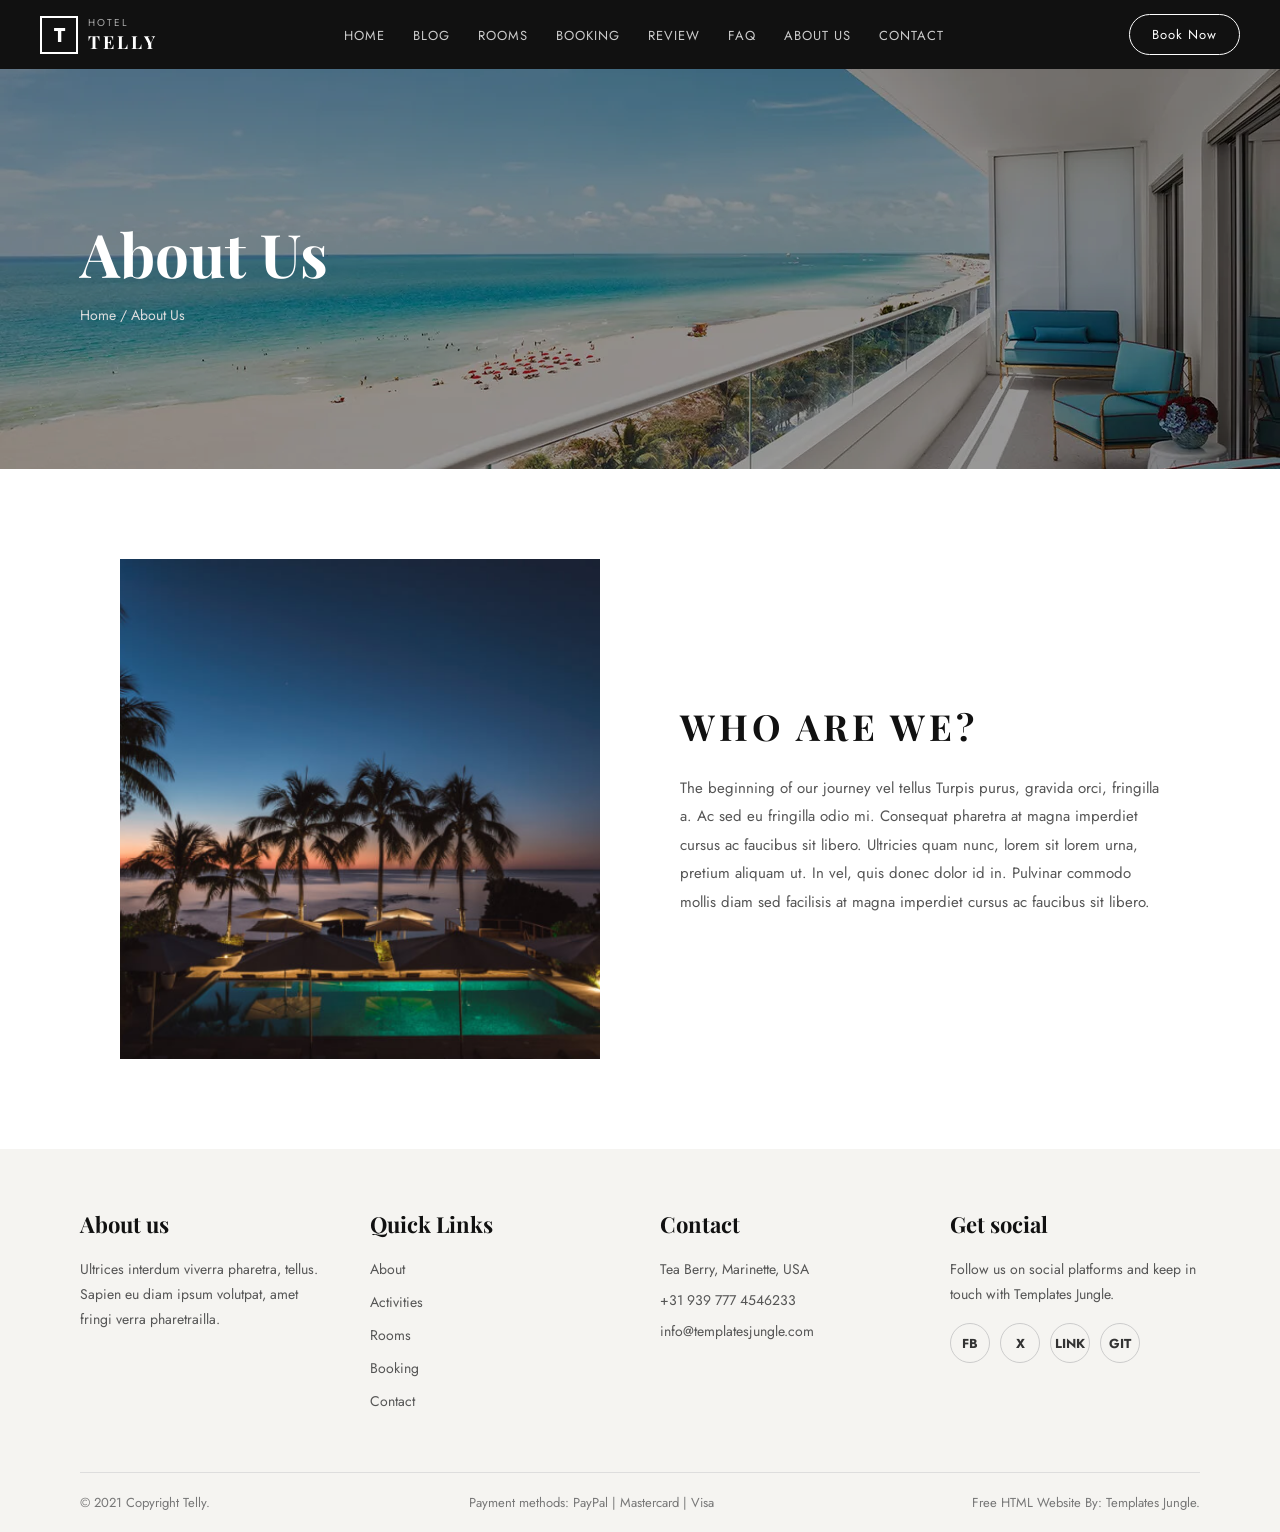
<file: Hotel Telly/about.html>
<!DOCTYPE html>
<html lang="en">
<head>
  <meta charset="UTF-8" />
  <meta name="viewport" content="width=device-width, initial-scale=1.0"/>
  <link rel="icon" href="assests/t.images.png" />
  <title>About Us - Hotel Telly</title>
  <link rel="stylesheet" href="style.css" />
  <link rel="stylesheet" href="about.css" />
  <link href="https://fonts.googleapis.com/css2?family=Playfair+Display:wght@400;700&family=Jost:wght@300;400;500&display=swap" rel="stylesheet"/>
</head>
<body>

  <!-- NAVBAR -->
  <nav class="navbar">
    <div class="logo">
      <span class="logo-box">T</span>
      <div class="logo-text">
        <small>HOTEL</small>
        <strong>TELLY</strong>
      </div>
    </div>
  <ul class="nav-links">
      <li><a href="hotel.html">HOME</a></li>
      <li><a href="blog.html"> BLOG </a></li>
      <li><a href="room.html">ROOMS</a></li>
      <li><a href="booking.html">BOOKING</a></li>
      <li><a href="review.html"> REVIEW </a>  </li>
      <li><a href="faq.html">  FAQ  </a> </li>
      <li><a href="about.html">ABOUT US</a></li>
      <li><a href="contact.html">CONTACT</a></li>
    </ul>
    <a href="booking.html" class="btn-book">Book Now</a>
  </nav>

   <!-- ABOUT HERO -->
  <section class="about-hero">
    <div class="about-hero-overlay"></div>
    <div class="about-hero-content">
      <h1>About Us</h1>
      <p class="breadcrumb">
        <a href="hotel.html">Home</a> / About Us
      </p>
    </div>
  </section>

  <!-- WHO ARE WE SECTION -->
  <section class="who-section">

    <!-- LEFT IMAGE -->
    <div class="who-image">
      
    <img src="assests/about2.png" alt="Who Are We" />
    </div>

    <!-- RIGHT TEXT -->
    <div class="who-content">
      <h2>WHO ARE WE?</h2>
      <p>
        The beginning of our journey vel tellus Turpis purus, gravida orci, fringilla a.
        Ac sed eu fringilla odio mi. Consequat pharetra at magna imperdiet cursus ac faucibus
        sit libero. Ultricies quam nunc, lorem sit lorem urna, pretium aliquam ut. In vel,
        quis donec dolor id in. Pulvinar commodo mollis diam sed facilisis at magna imperdiet
        cursus ac faucibus sit libero.
      </p>
    </div>

  </section>



  <footer class="footer">
    <div class="footer-grid">
      <div class="footer-col">
        <h3>About us</h3>
        <p>Ultrices interdum viverra pharetra, tellus. Sapien eu diam ipsum volutpat, amet fringi verra pharetrailla.</p>
      </div>
      <div class="footer-col">
        <h3>Quick Links</h3>
        <ul>
          <li><a href="about.html">About</a></li>
          <li><a href="services.html">Activities</a></li>
          <li><a href="room.html">Rooms</a></li>
          <li><a href="booking.html">Booking</a></li>
          <li><a href="#">Contact</a></li>
        </ul>
      </div>

      <div class="footer-col">
        <h3>Contact</h3>
        <p>Tea Berry, Marinette, USA</p>
        <p>+31 939 777 4546233</p>
        <p>info@templatesjungle.com</p>
      </div>
      <div class="footer-col">
        
        <h3>Get social</h3>
        <p>Follow us on social platforms and keep in touch with Templates Jungle.</p>
        <div class="social-icons">
               <a href="https://www.facebook.com/parviz.hakimi1"> FB </a> 
          <a href="https://x.com/parvizhakimi?s=11"> X </a>
          <a href="https://pk.linkedin.com/in/parviz-hakimi-487587390"> LINK </a> 
          <a href="https://github.com/parvizhakimi"> GIT </a>
        </div>
      </div>
    </div>
    <div class="footer-bottom">
      <p>© 2021 Copyright Telly.</p>
      <p>Payment methods: PayPal | Mastercard | Visa</p>
      <p>Free HTML Website By: Templates Jungle.</p>
    </div>
  </footer>

</body>
</html>
</file>
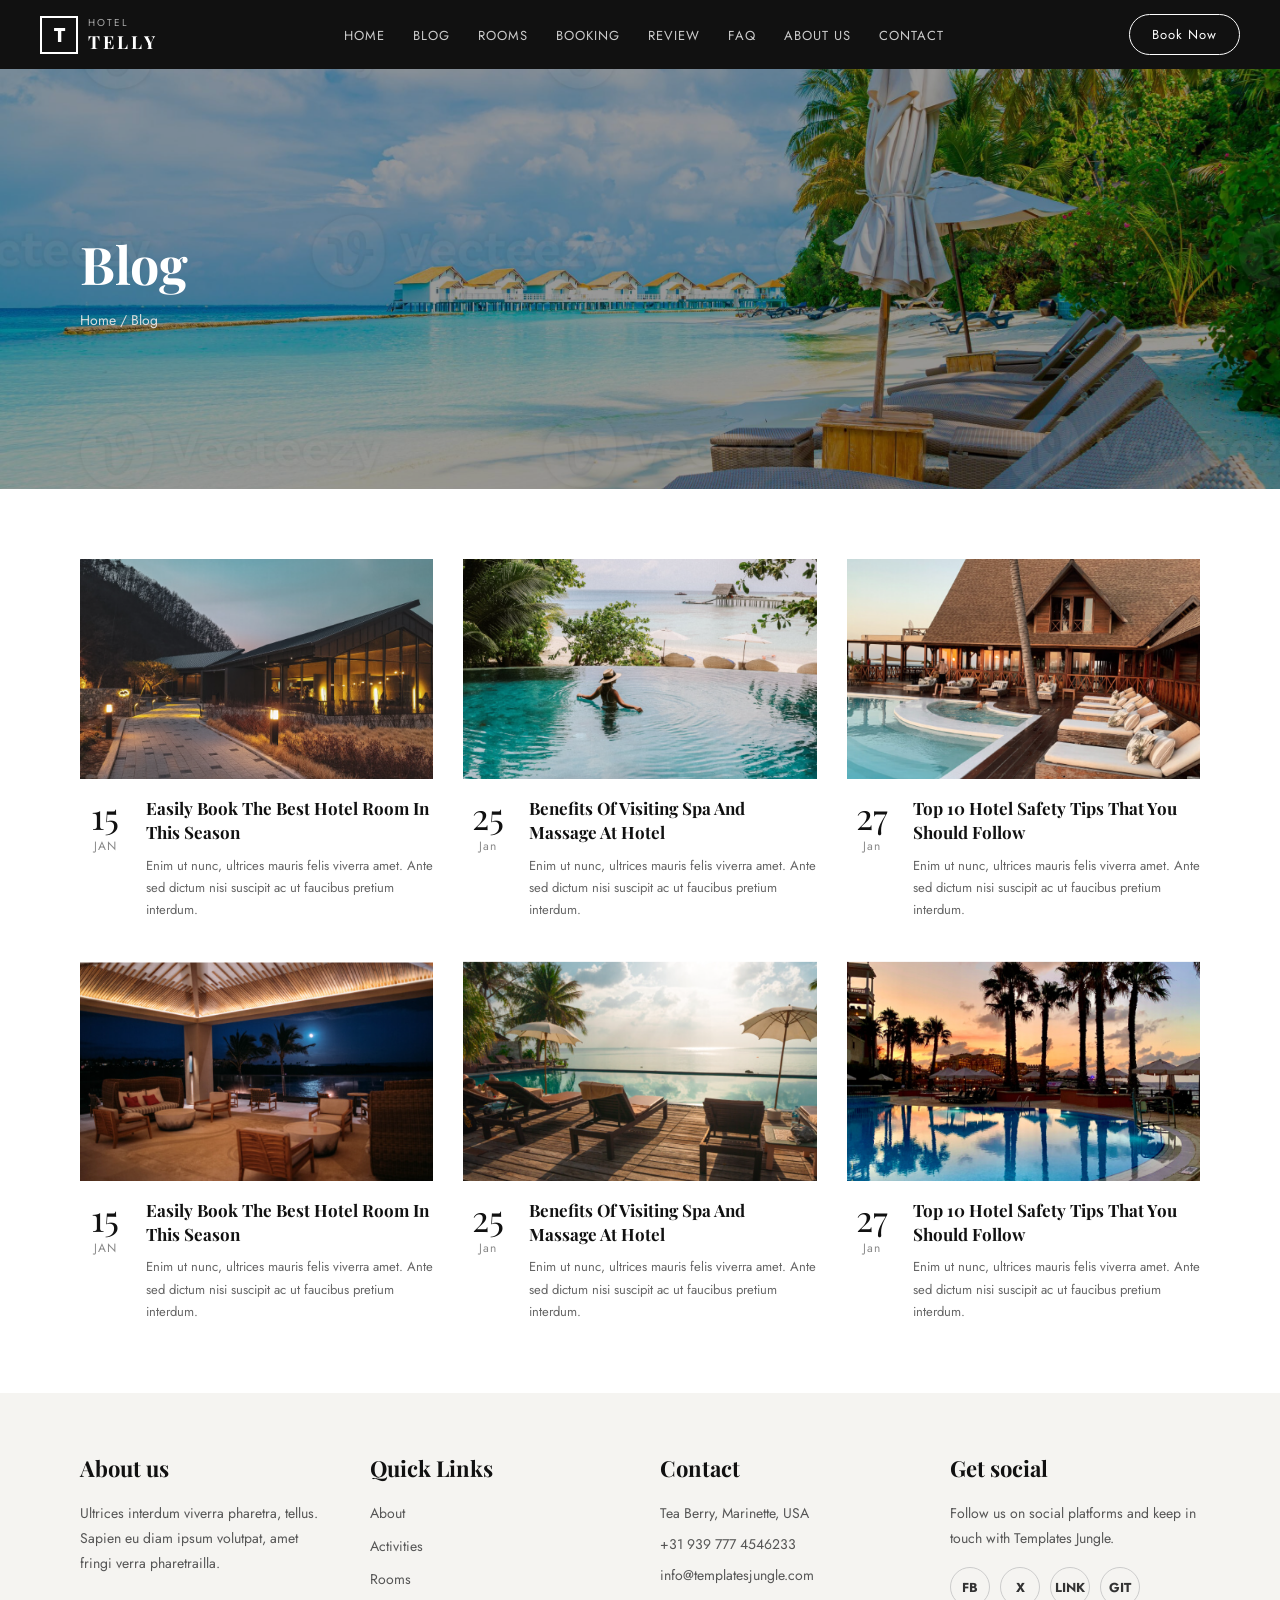
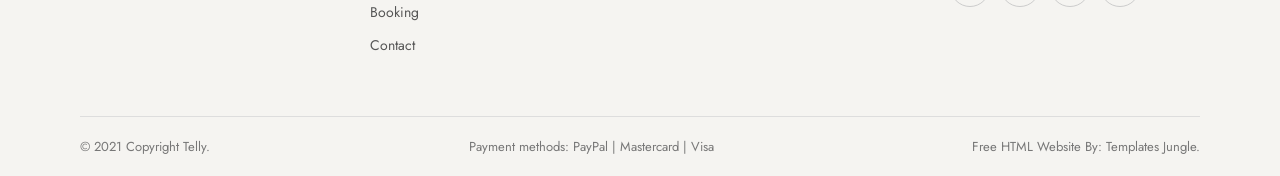
<file: Hotel Telly/blog.html>
<!DOCTYPE html>
<html lang="en">
<head>
  <meta charset="UTF-8" />
  <meta name="viewport" content="width=device-width, initial-scale=1.0"/>
  <link rel="icon" href="assests/t.images.png" />
  <title>Blog - Hotel Telly</title>
  <link rel="stylesheet" href="style.css" />
  <link rel="stylesheet" href="blog.css" />
  <link href="https://fonts.googleapis.com/css2?family=Playfair+Display:wght@400;700&family=Jost:wght@300;400;500&display=swap" rel="stylesheet"/>
</head>
<body>


  <nav class="navbar">
    <div class="logo">
      <span class="logo-box">T</span>
      <div class="logo-text">
        <small>HOTEL</small>
        <strong>TELLY</strong>
      </div>
    </div>
    <ul class="nav-links">
      <li><a href="hotel.html">HOME</a></li>
      <li><a href="blog.html"> BLOG </a></li>
      <li><a href="room.html">ROOMS</a></li>
      <li><a href="booking.html">BOOKING</a></li>
      <li><a href="review.html"> REVIEW </a>  </li>
      <li><a href="faq.html">  FAQ  </a> </li>
      <li><a href="about.html">ABOUT US</a></li>
       <li><a href="contact.html">CONTACT</a></li>
    </ul>
    <a href="booking.html" class="btn-book">Book Now</a>
  </nav>

  <!-- BLOG HERO -->
  <section class="blog-hero">

    <div class="blog-hero-overlay"></div>
    <div class="blog-hero-content">
      <h1>Blog</h1>
      <p class="breadcrumb">
        <a href="hotel.html">Home</a> / Blog
      </p>
    </div>
  </section>

  <!-- BLOG POSTS GRID -->
  <section class="blog-section">
    <div class="blog-grid">

      <!-- BLOG CARD 1 -->
      <div class="blog-card">
       
        <img src="assests/blog4.png" alt="Blog Post 1" />
        <div class="blog-card-info">
          <div class="blog-date">
            <span class="day">15</span>
            <span class="month">JAN</span>
          </div>
          <div class="blog-text">
            <h3>Easily Book The Best Hotel Room In This Season</h3>
            <p>Enim ut nunc, ultrices mauris felis viverra amet. Ante sed dictum nisi suscipit ac ut faucibus pretium interdum.</p>
          </div>
        </div>
      </div>

      <!-- BLOG CARD 2 -->
      <div class="blog-card">
        
        <img src="assests/blog2.png" alt="Blog Post 2" />
        <div class="blog-card-info">
          <div class="blog-date">
            <span class="day">25</span>
            <span class="month">Jan</span>
          </div>
          <div class="blog-text">
            <h3>Benefits Of Visiting Spa And Massage At Hotel</h3>
            <p>Enim ut nunc, ultrices mauris felis viverra amet. Ante sed dictum nisi suscipit ac ut faucibus pretium interdum.</p>
          </div>
        </div>
      </div>

      <!-- BLOG CARD 3 -->
      <div class="blog-card">
        
        <img src="assests/blog3.png" alt="Blog Post 3" />
        <div class="blog-card-info">
          <div class="blog-date">
            <span class="day">27</span>
            <span class="month">Jan</span>
          </div>
          <div class="blog-text">
            <h3>Top 10 Hotel Safety Tips That You Should Follow</h3>
            <p>Enim ut nunc, ultrices mauris felis viverra amet. Ante sed dictum nisi suscipit ac ut faucibus pretium interdum.</p>
          </div>
        </div>
      </div>

      <!-- BLOG CARD 4 -->
      <div class="blog-card">
        
        <img src="assests/blog5.png" alt="Blog Post 4" />
        <div class="blog-card-info">
          <div class="blog-date">
            <span class="day">15</span>
            <span class="month">JAN</span>
          </div>
          <div class="blog-text">
            <h3>Easily Book The Best Hotel Room In This Season</h3>
            <p>Enim ut nunc, ultrices mauris felis viverra amet. Ante sed dictum nisi suscipit ac ut faucibus pretium interdum.</p>
          </div>
        </div>
      </div>

      <!-- BLOG CARD 5 -->
      <div class="blog-card">
     
        <img src="assests/blog6.png" alt="Blog Post 5" />
        <div class="blog-card-info">
          <div class="blog-date">
            <span class="day">25</span>
            <span class="month">Jan</span>
          </div>
          <div class="blog-text">
            <h3>Benefits Of Visiting Spa And Massage At Hotel</h3>
            <p>Enim ut nunc, ultrices mauris felis viverra amet. Ante sed dictum nisi suscipit ac ut faucibus pretium interdum.</p>
          </div>
        </div>
      </div>

      <!-- BLOG CARD 6 -->
      <div class="blog-card">
        
        <img src="assests/blog7.png" alt="Blog Post 6" />
        <div class="blog-card-info">
          <div class="blog-date">
            <span class="day">27</span>
            <span class="month">Jan</span>
          </div>
          <div class="blog-text">
            <h3>Top 10 Hotel Safety Tips That You Should Follow</h3>
            <p>Enim ut nunc, ultrices mauris felis viverra amet. Ante sed dictum nisi suscipit ac ut faucibus pretium interdum.</p>
          </div>
        </div>
      </div>

    </div>
  </section>



  <!-- FOOTER -->
  <footer class="footer">
    <div class="footer-grid">
      <div class="footer-col">
        <h3>About us</h3>
        <p>Ultrices interdum viverra pharetra, tellus. Sapien eu diam ipsum volutpat, amet fringi verra pharetrailla.</p>
      </div>
      <div class="footer-col">
        <h3>Quick Links</h3>
        <ul>
          <li><a href="about.html">About</a></li>
          <li><a href="services.html">Activities</a></li>
          <li><a href="room.html">Rooms</a></li>
          <li><a href="booking.html">Booking</a></li>
          <li><a href="#">Contact</a></li>
        </ul>
      </div>
      <div class="footer-col">
        <h3>Contact</h3>
        <p>Tea Berry, Marinette, USA</p>
        <p>+31 939 777 4546233</p>
        <p>info@templatesjungle.com</p>
      </div>
      <div class="footer-col">
        <h3>Get social</h3>
        <p>Follow us on social platforms and keep in touch with Templates Jungle.</p>
        <div class="social-icons">
                  <a href="https://www.facebook.com/parviz.hakimi1"> FB </a> 
          <a href="https://x.com/parvizhakimi?s=11"> X </a>
          <a href="https://pk.linkedin.com/in/parviz-hakimi-487587390"> LINK </a> 
          <a href="https://github.com/parvizhakimi"> GIT </a>
        </div>
      </div>
    </div>
    <div class="footer-bottom">
      <p>© 2021 Copyright Telly.</p>
      <p>Payment methods: PayPal | Mastercard | Visa</p>
      <p>Free HTML Website By: Templates Jungle.</p>
    </div>
  </footer>

</body>
</html>
</file>
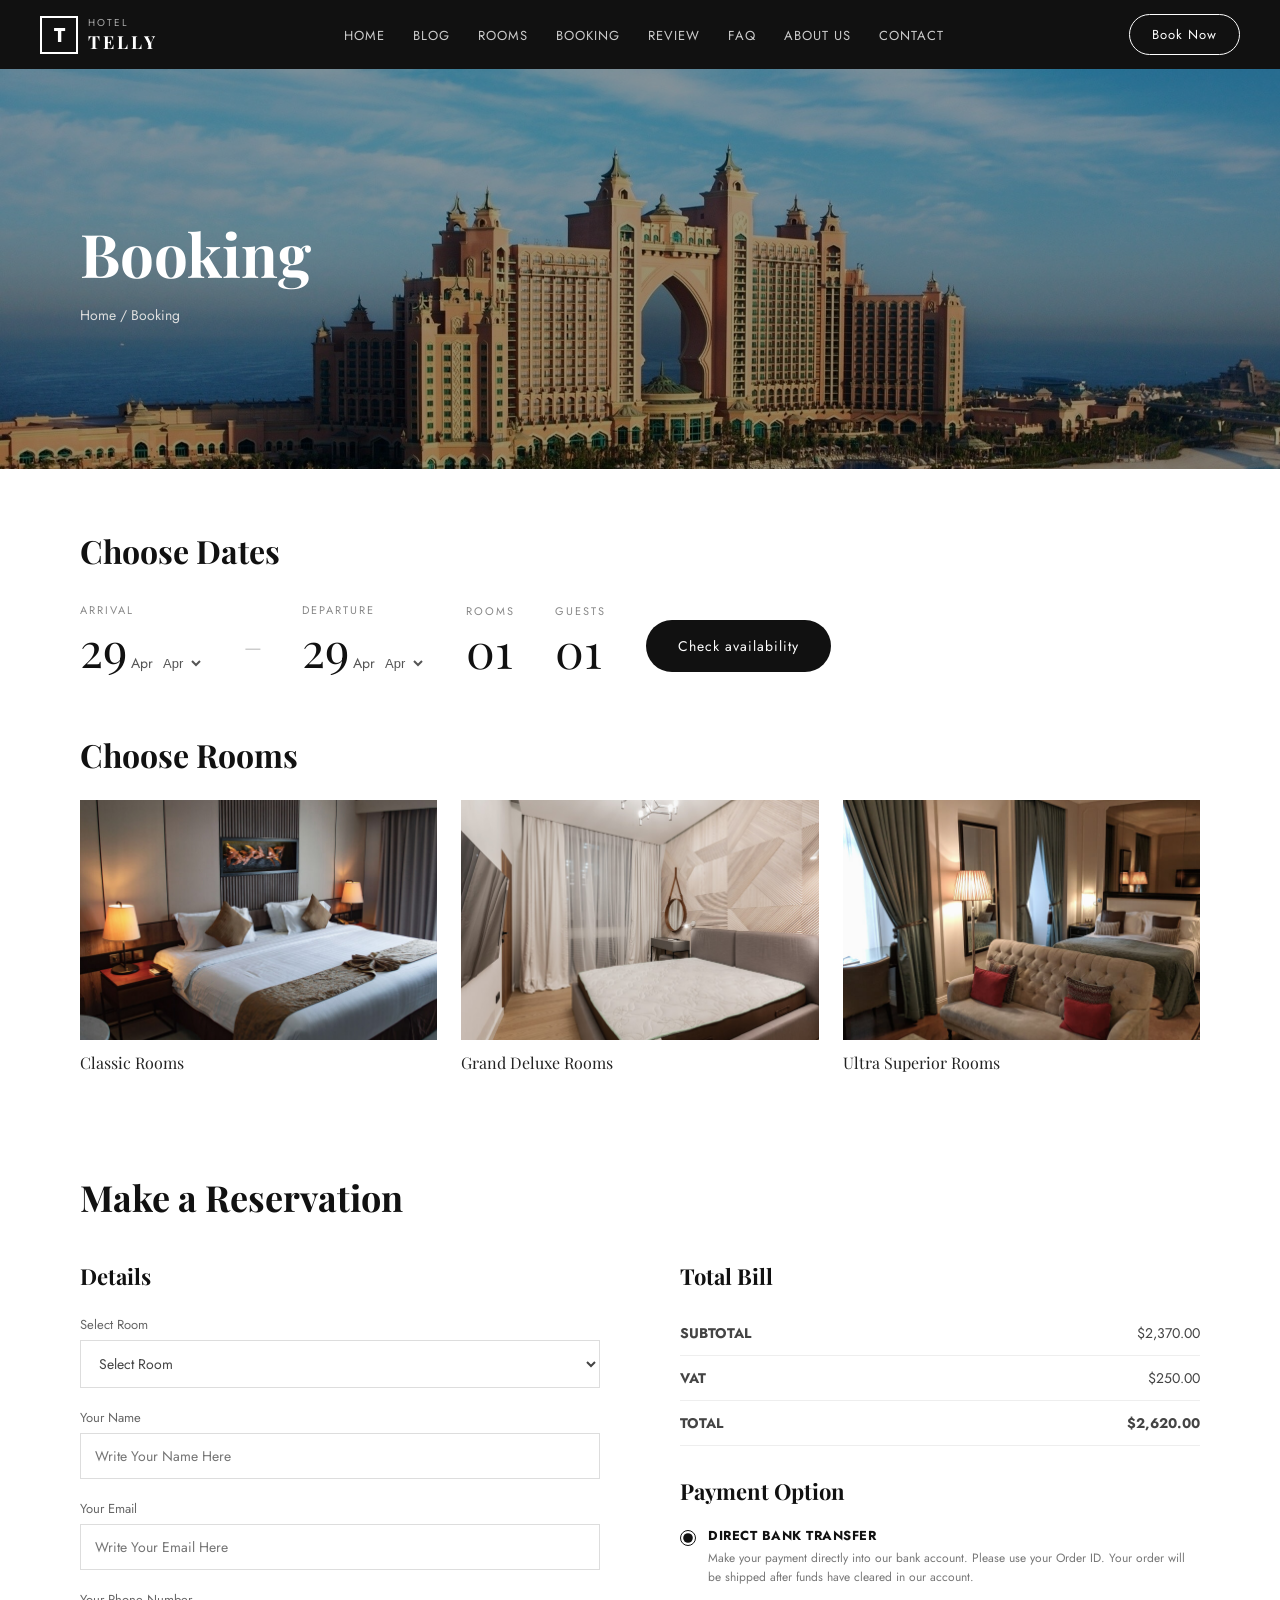
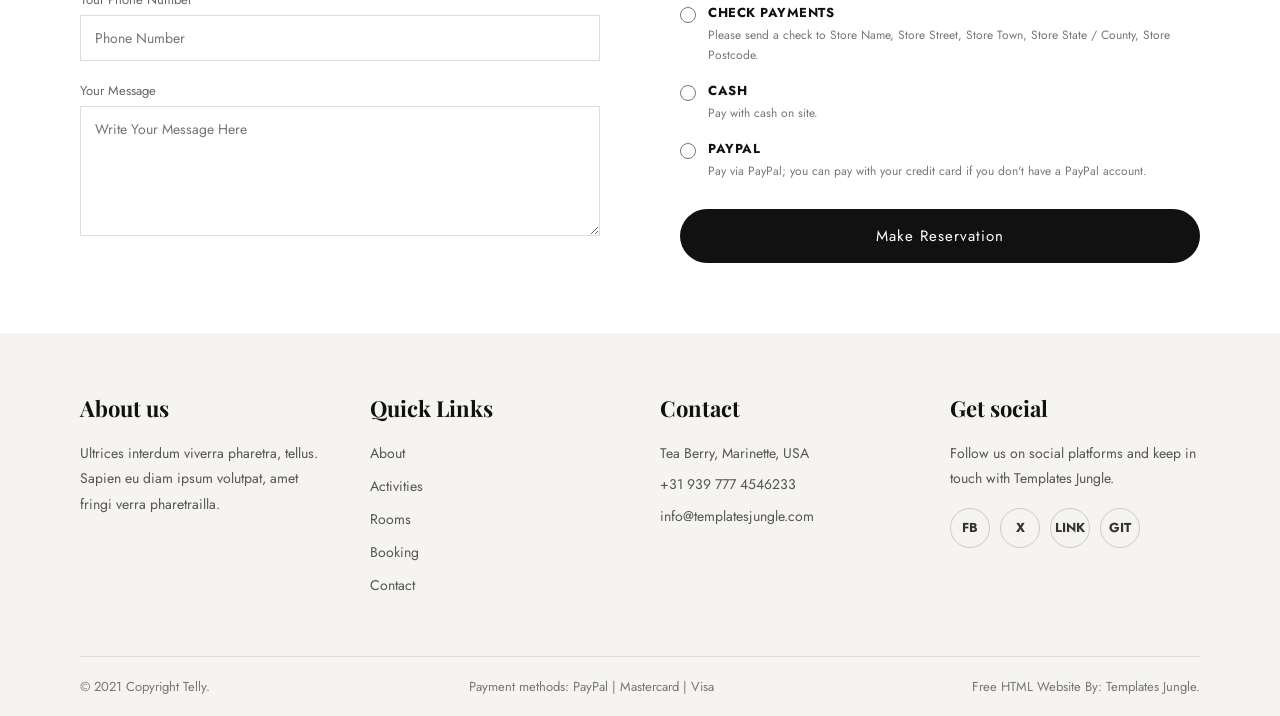
<file: Hotel Telly/booking.html>
<!DOCTYPE html>
<html lang="en">
<head>
  <meta charset="UTF-8" />
  <meta name="viewport" content="width=device-width, initial-scale=1.0"/>
  <link rel="icon" href="assests/t.images.png" />
  <title>Booking - Hotel Telly</title>
  <link rel="stylesheet" href="style.css" />
  <link rel="stylesheet" href="booking.css" />
  <link href="https://fonts.googleapis.com/css2?family=Playfair+Display:wght@400;700&family=Jost:wght@300;400;500&display=swap" rel="stylesheet"/>
</head>
<body>

  <!-- NAVBAR -->
  <nav class="navbar">
    <div class="logo">
      <span class="logo-box">T</span>
      <div class="logo-text">
        <small>HOTEL</small>
        <strong>TELLY</strong>
      </div>
    </div>
    <ul class="nav-links">
      <li><a href="hotel.html">HOME</a></li>
      <li><a href="blog.html"> BLOG </a></li>
      <li><a href="room.html">ROOMS</a></li>
      <li><a href="booking.html">BOOKING</a></li>
      <li><a href="review.html"> REVIEW </a>  </li>
      <li><a href="faq.html">  FAQ  </a> </li>
      <li><a href="about.html">ABOUT US</a></li>
   <li><a href="contact.html">CONTACT</a></li>
    </ul>
    <a href="booking.html" class="btn-book">Book Now</a>
  </nav>

  <!-- BOOKING HERO -->
  <section class="booking-hero">
    
    <div class="booking-hero-overlay"></div>
    <div class="booking-hero-content">
      <h1>Booking</h1>
      <p class="breadcrumb">
        <a href="hotel.html">Home</a> / Booking
      </p>
    </div>
  </section>

  <!-- CHOOSE DATES -->
  <section class="choose-dates">
    <h2>Choose Dates</h2>
    <div class="dates-bar">

      <div class="date-item">
        <label>ARRIVAL</label>
        <div class="date-display">
          <span class="date-num">29</span>
          <span class="date-month">Apr</span>
          <select>
            <option>Apr</option>
            <option>May</option>
            <option>Jun</option>
            <option>Jul</option>
          </select>
        </div>
      </div>

      <div class="date-divider">—</div>

      <div class="date-item">
        <label>DEPARTURE</label>
        <div class="date-display">
          <span class="date-num">29</span>
          <span class="date-month">Apr</span>
          <select>
            <option>Apr</option>
            <option>May</option>
            <option>Jun</option>
            <option>Jul</option>
          </select>
        </div>
      </div>

      <div class="date-item">
        <label>ROOMS</label>
        <div class="date-display">
          <span class="date-num">01</span>
        </div>
      </div>

      <div class="date-item">
        <label>GUESTS</label>
        <div class="date-display">
          <span class="date-num">01</span>
        </div>
      </div>

      <button class="btn-check">Check availability</button>

    </div>
  </section>

  <!-- CHOOSE ROOMS -->
  <section class="choose-rooms">
    <h2>Choose Rooms</h2>
    <div class="choose-rooms-grid">

      <div class="choose-room-card">
        
        <img src="assests/room1.jpeg" alt="Classic Rooms" />
        <p>Classic Rooms</p>
      </div>

      <div class="choose-room-card">
        
        <img src="assests/room2.jpeg" alt="Grand Deluxe Rooms" />
        <p>Grand Deluxe Rooms</p>
      </div>

      <div class="choose-room-card">
        
        <img src="assests/room3.jpeg" alt="Ultra Superior Rooms" />
        <p>Ultra Superior Rooms</p>
      </div>

    </div>
  </section>

  <!-- MAKE A RESERVATION -->
  <section class="reservation-section">
    <h2>Make a Reservation</h2>

    <div class="reservation-layout">

      <!-- LEFT DETAILS FORM -->
      <div class="reservation-form">
        <h3>Details</h3>

        <div class="form-group">
          <label>Select Room</label>
          <select>
            <option>Select Room</option>
            <option>Classic Rooms</option>
            <option>Grand Deluxe Rooms</option>
            <option>Ultra Superior Rooms</option>
          </select>
        </div>


        <div class="form-group">
          <label>Your Name</label>
          <input type="text" placeholder="Write Your Name Here" />
        </div>

        <div class="form-group">
          <label>Your Email</label>
          <input type="email" placeholder="Write Your Email Here" />
        </div>

        <div class="form-group">
          <label>Your Phone Number</label>
          <input type="tel" placeholder="Phone Number" />
        </div>

        <div class="form-group">
          <label>Your Message</label>
          <textarea placeholder="Write Your Message Here"></textarea>
        </div>

      </div>

      <!-- RIGHT: TOTAL BILL + PAYMENT -->
      <div class="reservation-bill">
        <h3>Total Bill</h3>

        <table class="bill-table">
          <tr>
            <td><strong>SUBTOTAL</strong></td>
            <td>$2,370.00</td>
          </tr>
          <tr>
            <td><strong>VAT</strong></td>
            <td>$250.00</td>
          </tr>
          <tr class="bill-total">
            <td><strong>TOTAL</strong></td>
            <td>$2,620.00</td>
          </tr>
        </table>

        <h3 class="payment-title">Payment Option</h3>

        <div class="payment-options">

          <label class="payment-option">
            <input type="radio" name="payment" checked />
            <div>
              <strong>DIRECT BANK TRANSFER</strong>
              <p>Make your payment directly into our bank account. Please use your Order ID. Your order will be shipped after funds have cleared in our account.</p>
            </div>
          </label>

          <label class="payment-option">
            <input type="radio" name="payment" />
            <div>
              <strong>CHECK PAYMENTS</strong>
              <p>Please send a check to Store Name, Store Street, Store Town, Store State / County, Store Postcode.</p>
            </div>
          </label>

          <label class="payment-option">
            <input type="radio" name="payment" />
            <div>
              <strong>CASH</strong>
              <p>Pay with cash on site.</p>
            </div>
          </label>

          <label class="payment-option">
            <input type="radio" name="payment" />
            <div>
              <strong>PAYPAL</strong>
              <p>Pay via PayPal; you can pay with your credit card if you don't have a PayPal account.</p>
            </div>
          </label>

        </div>

        <button class="btn-reserve">Make Reservation</button>

      </div>
    </div>
  </section>



  <!-- FOOTER -->
  <footer class="footer">
    <div class="footer-grid">
      <div class="footer-col">
        <h3>About us</h3>
        <p>Ultrices interdum viverra pharetra, tellus. Sapien eu diam ipsum volutpat, amet fringi verra pharetrailla.</p>
      </div>
      <div class="footer-col">
        <h3>Quick Links</h3>
        <ul>
          <li><a href="about.html">About</a></li>
          <li><a href="services.html">Activities</a></li>
          <li><a href="room.html">Rooms</a></li>
          <li><a href="booking.html">Booking</a></li>
          <li><a href="#">Contact</a></li>
        </ul>
      </div>
      <div class="footer-col">
        <h3>Contact</h3>
        <p>Tea Berry, Marinette, USA</p>
        <p>+31 939 777 4546233</p>
        <p>info@templatesjungle.com</p>
      </div>
      <div class="footer-col">
        <h3>Get social</h3>
        <p>Follow us on social platforms and keep in touch with Templates Jungle.</p>
        <div class="social-icons">
                  <a href="https://www.facebook.com/parviz.hakimi1"> FB </a> 
          <a href="https://x.com/parvizhakimi?s=11"> X </a>
          <a href="https://pk.linkedin.com/in/parviz-hakimi-487587390"> LINK </a> 
          <a href="https://github.com/parvizhakimi"> GIT </a>
        </div>
      </div>
    </div>
    <div class="footer-bottom">
      <p>© 2021 Copyright Telly.</p>
      <p>Payment methods: PayPal | Mastercard | Visa</p>
      <p>Free HTML Website By: Templates Jungle.</p>
    </div>
  </footer>

</body>
</html>
</file>
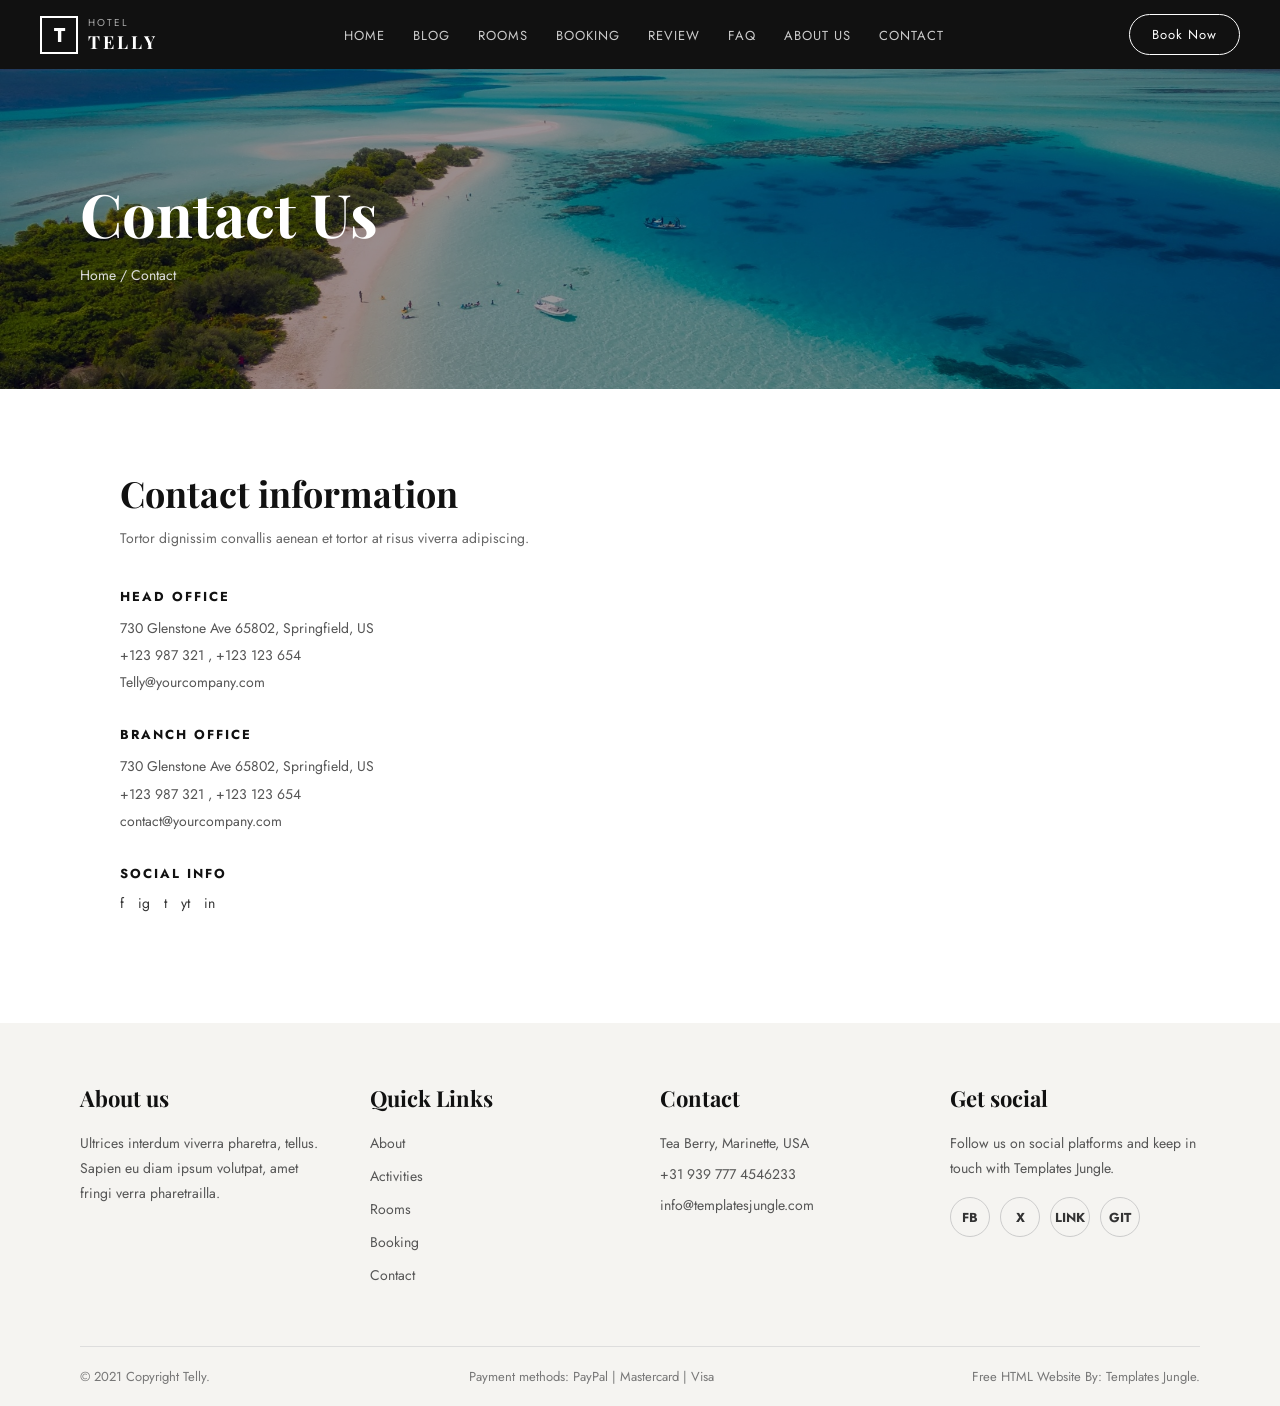
<file: Hotel Telly/contact.html>
<!DOCTYPE html>
<html lang="en">
<head>
  <meta charset="UTF-8" />
  <meta name="viewport" content="width=device-width, initial-scale=1.0"/>
  <link rel="icon" href="assests/t.images.png" />
  <title>Contact Us - Hotel Telly</title>
  <link rel="stylesheet" href="style.css" />
  <link rel="stylesheet" href="contact.css" />
  <link href="https://fonts.googleapis.com/css2?family=Playfair+Display:wght@400;700&family=Jost:wght@300;400;500&display=swap" rel="stylesheet"/>
</head>
<body>

  <!-- NAVBAR -->
  <nav class="navbar">
    <div class="logo">
      <span class="logo-box">T</span>
      <div class="logo-text">
        <small>HOTEL</small>
        <strong>TELLY</strong>
      </div>
    </div>
    <ul class="nav-links">
     <li><a href="hotel.html">HOME</a></li>
      <li><a href="blog.html"> BLOG </a></li>
      <li><a href="room.html">ROOMS</a></li>
      <li><a href="booking.html">BOOKING</a></li>
      <li><a href="review.html"> REVIEW </a>  </li>
      <li><a href="faq.html">  FAQ  </a> </li>
      <li><a href="about.html">ABOUT US</a></li>
   <li><a href="contact.html">CONTACT</a></li>
    </ul>
    <a href="booking.html" class="btn-book">Book Now</a>
  </nav>

  <!-- CONTACT HERO -->
  <section class="contact-hero">
    
    <div class="contact-hero-overlay"></div>
    <div class="contact-hero-content">
      <h1>Contact Us</h1>
      <p class="breadcrumb">
        <a href="hotel.html">Home</a> / Contact
      </p>
    </div>
  </section>

  <!-- CONTACT MAIN SECTION -->
  <section class="contact-main">

    <!-- LEFT: CONTACT INFORMATION -->
    <div class="contact-info">
      <h2>Contact information</h2>
      <p class="contact-intro">
        Tortor dignissim convallis aenean et tortor at risus viverra adipiscing.
      </p>

      <div class="contact-block">
        <h4>HEAD OFFICE</h4>
        <p>730 Glenstone Ave 65802, Springfield, US</p>
        <p>+123 987 321 , +123 123 654</p>
        <p>Telly@yourcompany.com</p>
      </div>

      <div class="contact-block">
        <h4>BRANCH OFFICE</h4>
        <p>730 Glenstone Ave 65802, Springfield, US</p>
        <p>+123 987 321 , +123 123 654</p>
        <p>contact@yourcompany.com</p>
      </div>

      <div class="contact-block">
        <h4>SOCIAL INFO</h4>
        <div class="contact-socials">
          <a href="#">f</a>
          <a href="#">ig</a>
          <a href="#">t</a>
          <a href="#">yt</a>
          <a href="#">in</a>
        </div>
      </div>
    </div>

   


  </section>
  

  <!-- FOOTER -->
  <footer class="footer">
    <div class="footer-grid">
      <div class="footer-col">
        <h3>About us</h3>
        <p>Ultrices interdum viverra pharetra, tellus. Sapien eu diam ipsum volutpat, amet fringi verra pharetrailla.</p>
      </div>
      <div class="footer-col">
        <h3>Quick Links</h3>
        <ul>
          <li><a href="about.html">About</a></li>
          <li><a href="services.html">Activities</a></li>
          <li><a href="room.html">Rooms</a></li>
          <li><a href="booking.html">Booking</a></li>
          <li><a href="contact.html">Contact</a></li>
        </ul>
      </div>
      <div class="footer-col">
        <h3>Contact</h3>
        <p>Tea Berry, Marinette, USA</p>
        <p>+31 939 777 4546233</p>
        <p>info@templatesjungle.com</p>
      </div>
      <div class="footer-col">
        <h3>Get social</h3>
        <p>Follow us on social platforms and keep in touch with Templates Jungle.</p>
        <div class="social-icons">
                 <a href="https://www.facebook.com/parviz.hakimi1"> FB </a> 
          <a href="https://x.com/parvizhakimi?s=11"> X </a>
          <a href="https://pk.linkedin.com/in/parviz-hakimi-487587390"> LINK </a> 
          <a href="https://github.com/parvizhakimi"> GIT </a>
        </div>
      </div>
    </div>
    <div class="footer-bottom">
      <p>© 2021 Copyright Telly.</p>
      <p>Payment methods: PayPal | Mastercard | Visa</p>
      <p>Free HTML Website By: Templates Jungle.</p>
    </div>
  </footer>

</body>
</html>
</file>
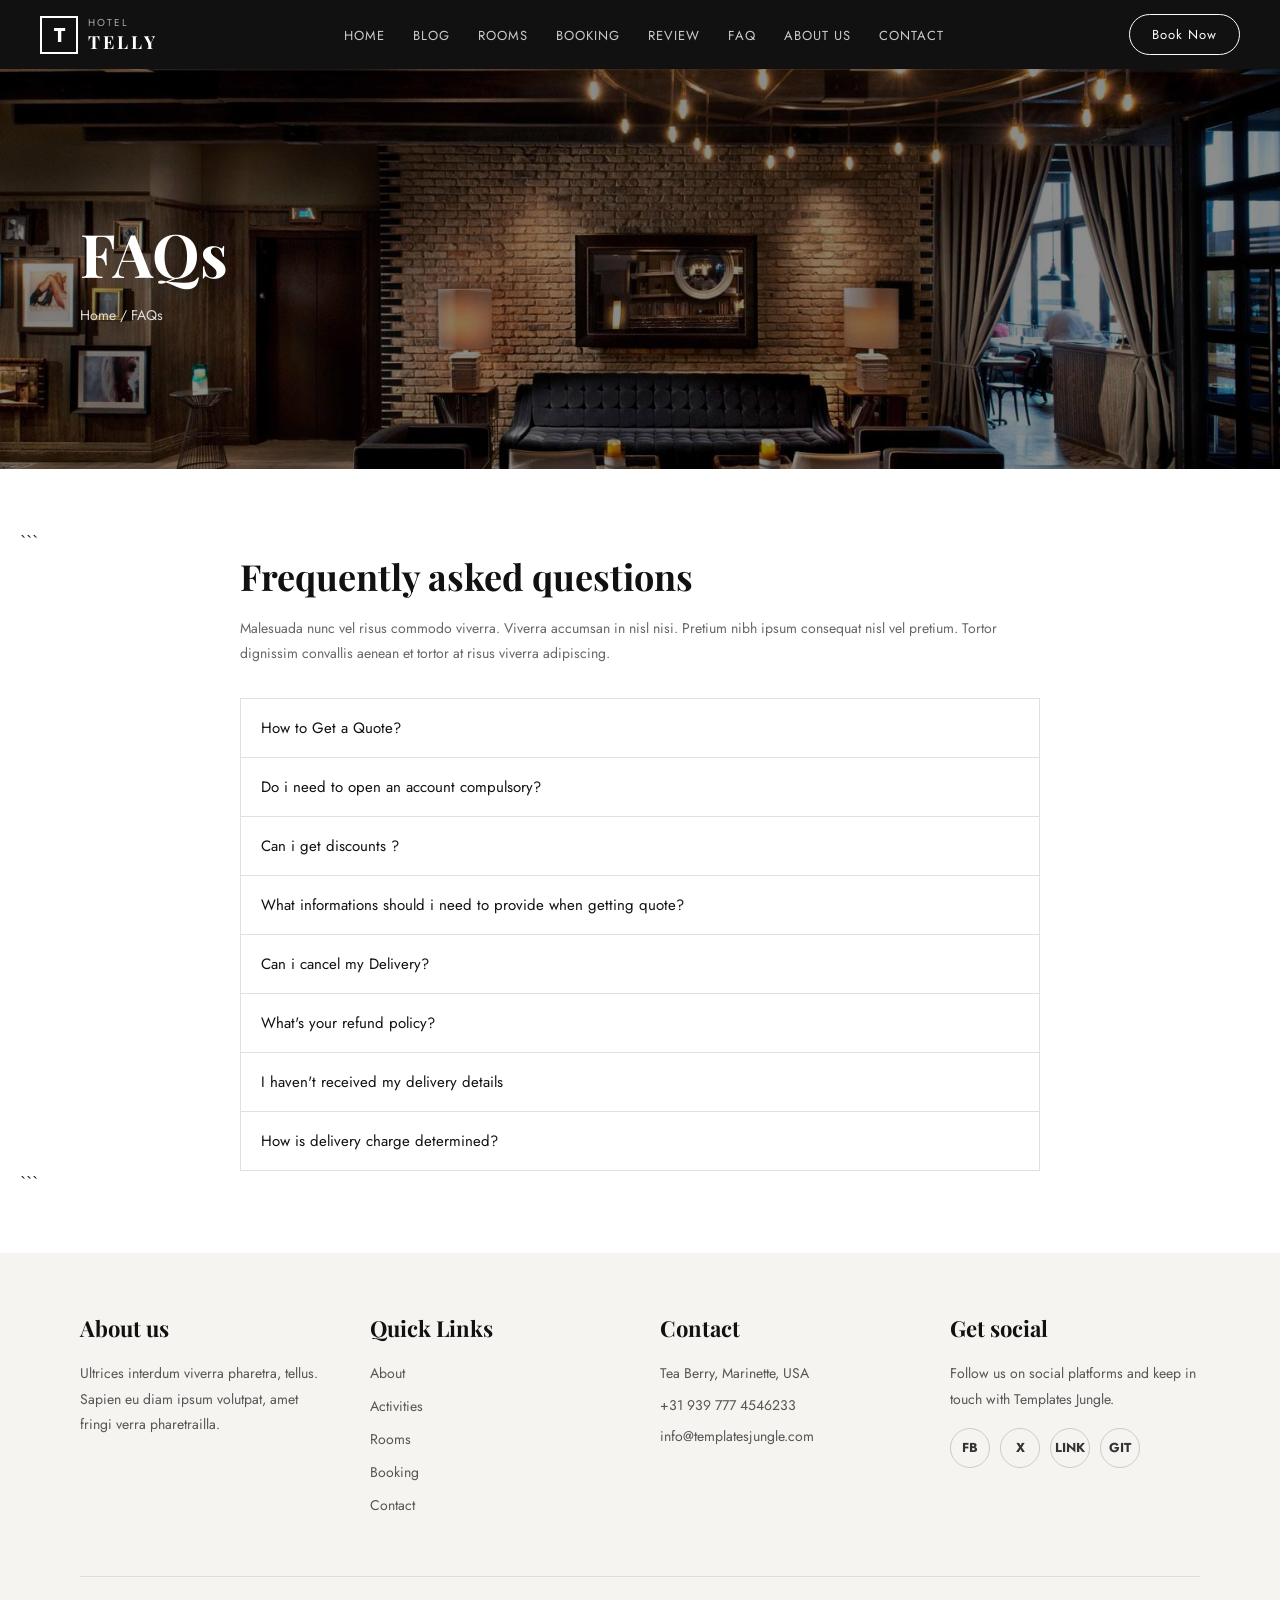
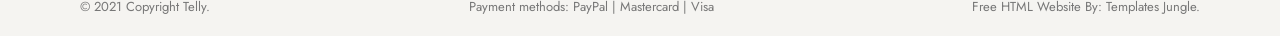
<file: Hotel Telly/faq.html>
<!DOCTYPE html>

<html lang="en">
<head>
  <meta charset="UTF-8" />
  <meta name="viewport" content="width=device-width, initial-scale=1.0"/>
  <link rel="icon" href="assests/t.images.png" />
  <title>FAQs - Hotel Telly</title>
  <link rel="stylesheet" href="style.css" />
  <link rel="stylesheet" href="faq.css" />
  <link href="https://fonts.googleapis.com/css2?family=Playfair+Display:wght@400;700&family=Jost:wght@300;400;500&display=swap" rel="stylesheet"/>
</head>
<body>

  <!-- NAVBAR -->

  <nav class="navbar">
    <div class="logo">
      <span class="logo-box">T</span>
      <div class="logo-text">
        <small>HOTEL</small>
        <strong>TELLY</strong>
      </div>
    </div>
   <ul class="nav-links">
      <li><a href="hotel.html">HOME</a></li>
      <li><a href="blog.html"> BLOG </a></li>
      <li><a href="room.html">ROOMS</a></li>
      <li><a href="booking.html">BOOKING</a></li>
      <li><a href="review.html"> REVIEW </a></li>
      <li><a href="faq.html"> FAQ </a></li>
      <li><a href="about.html">ABOUT US</a></li>
      <li><a href="contact.html">CONTACT</a></li>
    </ul>
    <a href="booking.html" class="btn-book">Book Now</a>
  </nav>

  <!-- FAQ HERO -->

  <section class="faq-hero">
    <div class="faq-hero-overlay"></div>
    <div class="faq-hero-content">
      <h1>FAQs</h1>
      <p class="breadcrumb">
        <a href="hotel.html">Home</a> / FAQs
      </p>
    </div>
  </section>

  <!-- FAQ MAIN SECTION -->

  <section class="faq-section" style="display: block; padding: 60px 20px;">

```
<!-- FAQ LIST CENTERED -->
<div class="faq-left" style="max-width: 800px; margin: 0 auto; width: 100%; float: none;">
  <h2>Frequently asked questions</h2>
  <p class="faq-intro">
    Malesuada nunc vel risus commodo viverra. Viverra accumsan in nisl nisi.
    Pretium nibh ipsum consequat nisl vel pretium. Tortor dignissim convallis
    aenean et tortor at risus viverra adipiscing.
  </p>

  <!-- FAQ ITEMS  -->
  <div class="faq-list">

    <div class="faq-item">
      <div class="faq-question">
        <span>How to Get a Quote?</span>
      </div>
    </div>

    <div class="faq-item">
      <div class="faq-question">
        <span>Do i need to open an account compulsory?</span>
      </div>
    </div>

    <div class="faq-item">
      <div class="faq-question">
        <span>Can i get discounts ?</span>
      </div>
    </div>

    <div class="faq-item">
      <div class="faq-question">
        <span>What informations should i need to provide when getting quote?</span>
      </div>
    </div>

    <div class="faq-item">
      <div class="faq-question">
        <span>Can i cancel my Delivery?</span>
      </div>
    </div>

    <div class="faq-item">
      <div class="faq-question">
        <span>What's your refund policy?</span>
      </div>
    </div>

    <div class="faq-item">
      <div class="faq-question">
        <span>I haven't received my delivery details</span>
      </div>
    </div>

    <div class="faq-item">
      <div class="faq-question">
        <span>How is delivery charge determined?</span>
      </div>
    </div>

  </div>
</div>
```

  </section>


  <!-- FOOTER -->

  <footer class="footer">
    <div class="footer-grid">
      <div class="footer-col">
        <h3>About us</h3>
        <p>Ultrices interdum viverra pharetra, tellus. Sapien eu diam ipsum volutpat, amet fringi verra pharetrailla.</p>
      </div>
      <div class="footer-col">
        <h3>Quick Links</h3>
        <ul>
          <li><a href="about.html">About</a></li>
          <li><a href="services.html">Activities</a></li>
          <li><a href="room.html">Rooms</a></li>
          <li><a href="booking.html">Booking</a></li>
          <li><a href="#">Contact</a></li>
        </ul>
      </div>
      <div class="footer-col">
        <h3>Contact</h3>
        <p>Tea Berry, Marinette, USA</p>
        <p>+31 939 777 4546233</p>
        <p>info@templatesjungle.com</p>
      </div>
      <div class="footer-col">
        <h3>Get social</h3>
        <p>Follow us on social platforms and keep in touch with Templates Jungle.</p>
        <div class="social-icons">
        <a href="https://www.facebook.com/parviz.hakimi1"> FB </a> 
          <a href="https://x.com/parvizhakimi?s=11"> X </a>
          <a href="https://pk.linkedin.com/in/parviz-hakimi-487587390"> LINK </a> 
          <a href="https://github.com/parvizhakimi"> GIT </a>
        </div>
      </div>
    </div>
    <div class="footer-bottom">
      <p>©️ 2021 Copyright Telly.</p>
      <p>Payment methods: PayPal | Mastercard | Visa</p>
      <p>Free HTML Website By: Templates Jungle.</p>
    </div>
  </footer>

</body>
</html>
</file>
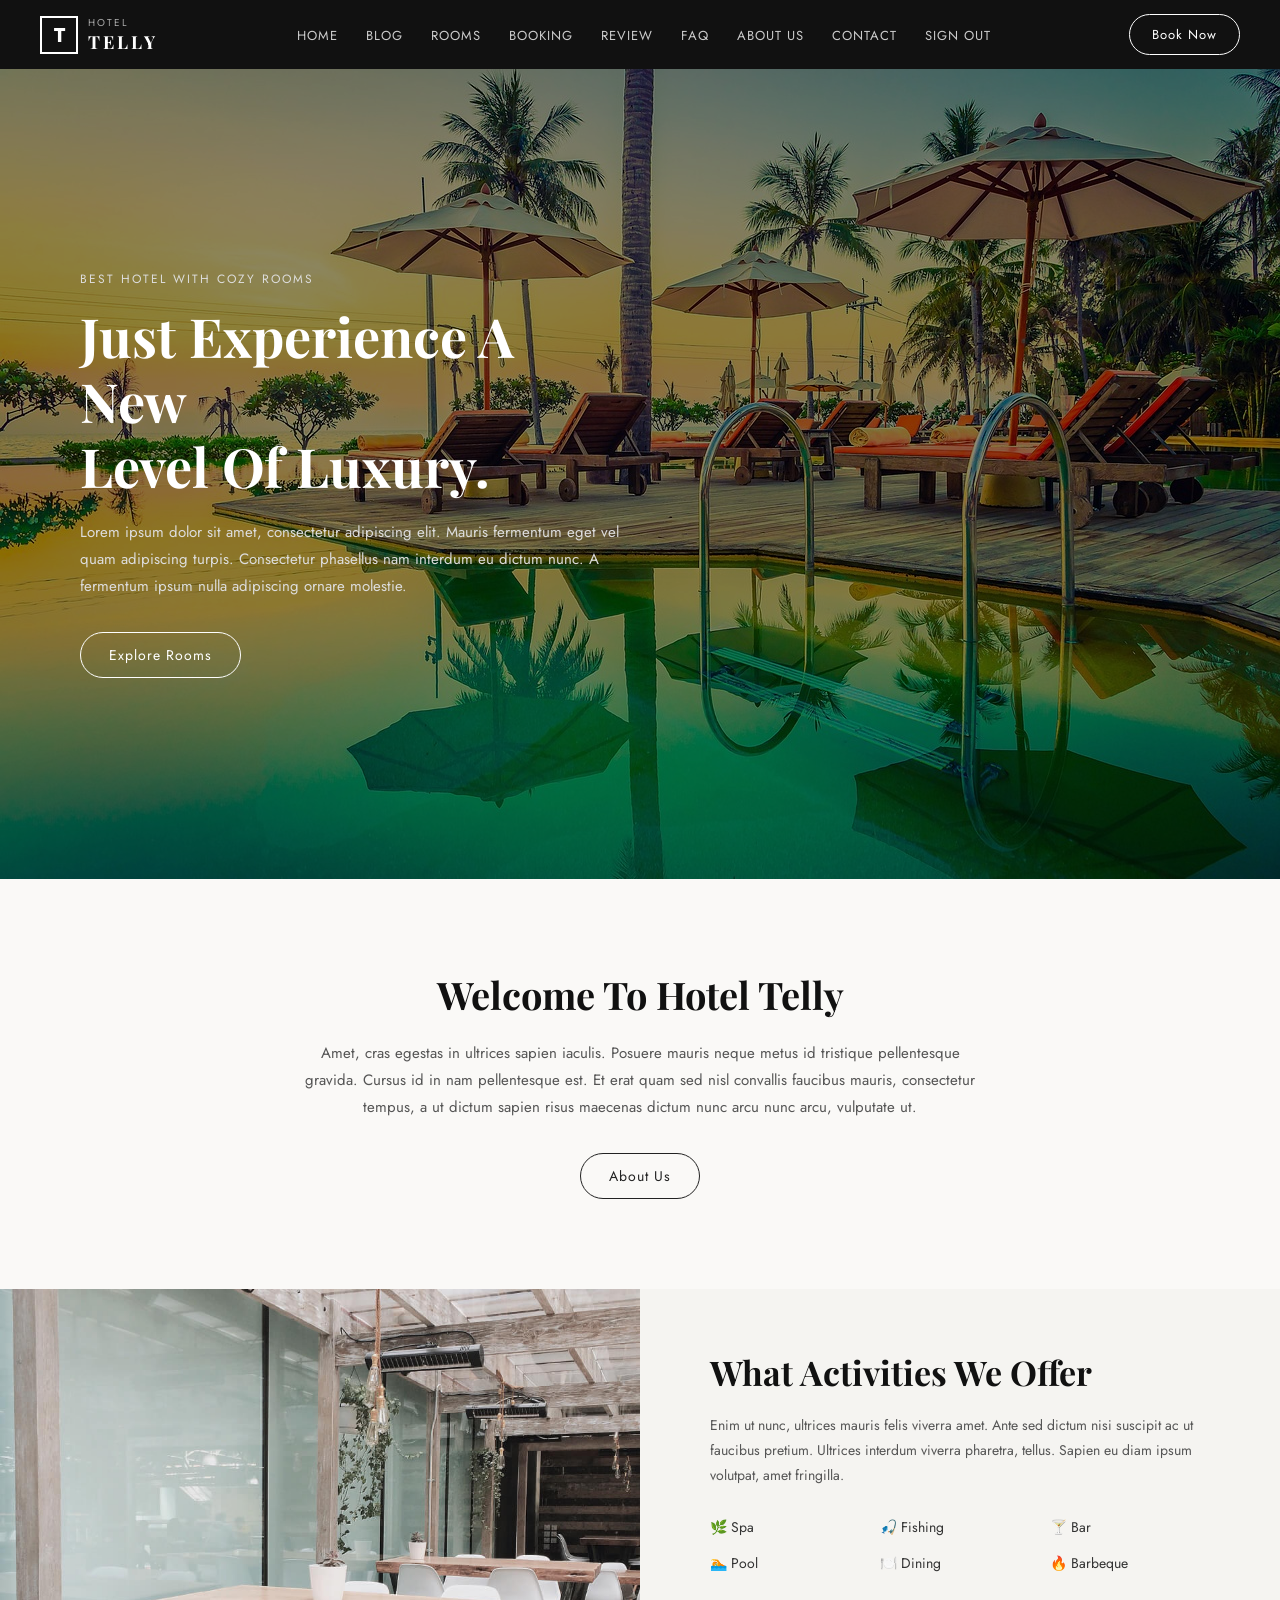
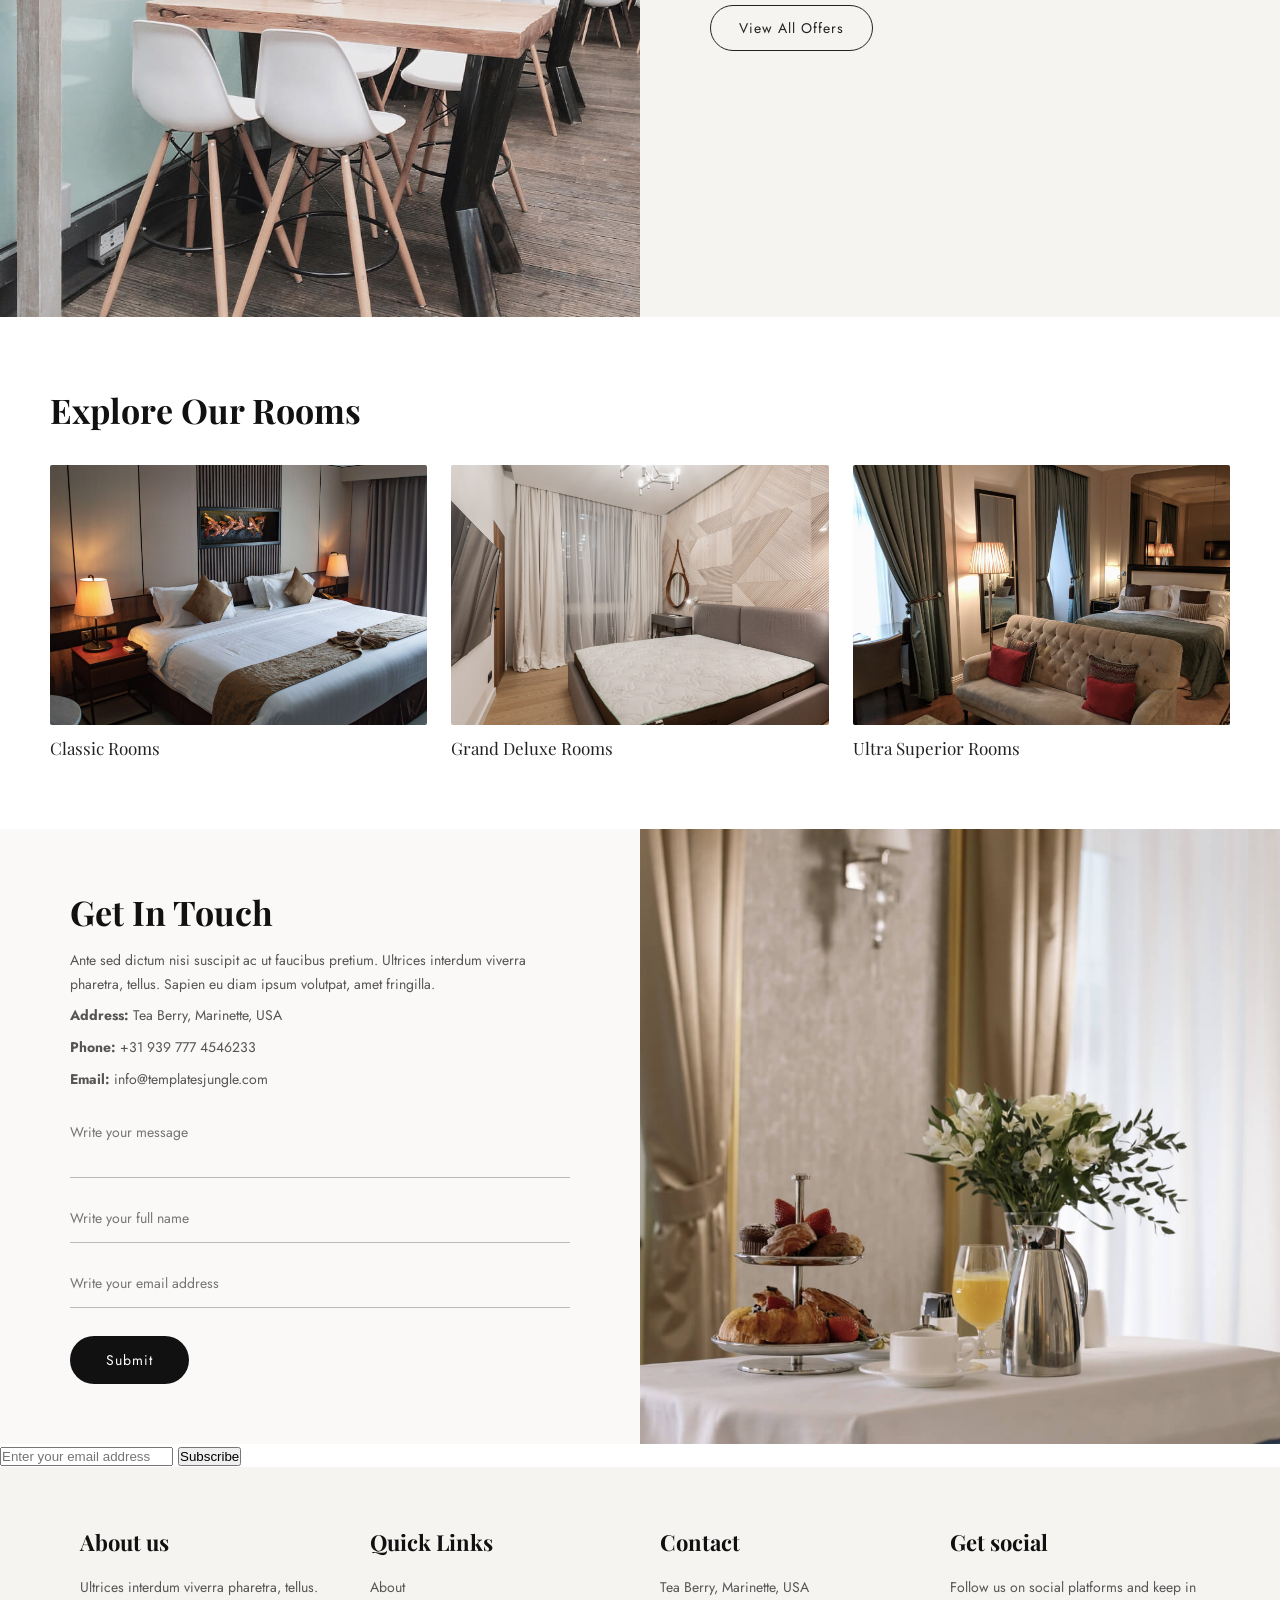
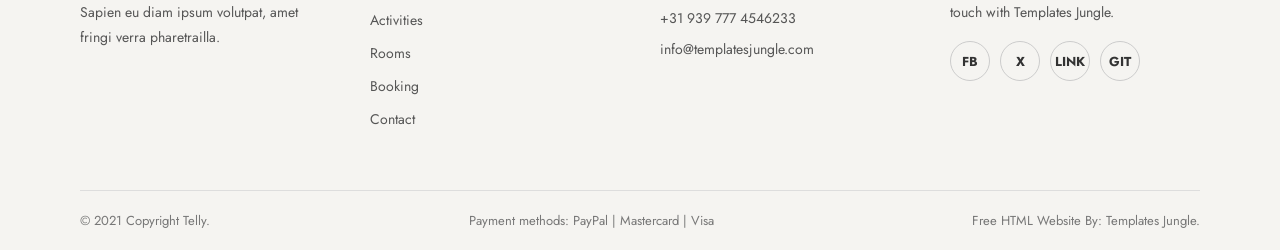
<file: Hotel Telly/hotel.html>
<!DOCTYPE html>
<html lang="en">
<head>
  <meta charset="UTF-8" />
  <meta name="viewport" content="width=device-width, initial-scale=1.0"/>
  <link rel="icon" href="assests/t.images.png" />
  <title>Hotel Telly</title>
  <link rel="stylesheet" href="style.css" />
  <link href="https://fonts.googleapis.com/css2?family=Playfair+Display:wght@400;700&family=Jost:wght@300;400;500&display=swap" rel="stylesheet"/>
</head>
<body>


  <nav class="navbar">
    <div class="logo">
      <span class="logo-box">T</span>
      <div class="logo-text">
        <small>HOTEL</small>
        <strong>TELLY</strong>
      </div>
    </div>
    <ul class="nav-links">
      <li><a href="hotel.html">HOME</a></li>
      <li><a href="blog.html"> BLOG </a></li>
      <li><a href="room.html">ROOMS</a></li>
      <li><a href="booking.html">BOOKING</a></li>
      <li><a href="review.html"> REVIEW </a>  </li>
      <li><a href="faq.html">  FAQ  </a> </li>
      <li><a href="about.html">ABOUT US</a></li>
   <li><a href="contact.html">CONTACT</a></li>
   <li><a href="register.html"> SIGN OUT </a></li>
    </ul>
    <a href="booking.html" class="btn-book">Book Now</a>
  </nav>

  
  <section class="hero">
    <div class="hero-overlay"></div>
    <div class="hero-content">
      <p class="hero-tag">BEST HOTEL WITH COZY ROOMS</p>
      <h1>Just Experience A New<br>Level Of Luxury.</h1>
      <p class="hero-desc">
        Lorem ipsum dolor sit amet, consectetur adipiscing elit. Mauris fermentum
        eget vel quam adipiscing turpis. Consectetur phasellus nam interdum eu
        dictum nunc. A fermentum ipsum nulla adipiscing ornare molestie.
      </p>
      <a href="room.html" class="btn-outline">Explore Rooms</a>
    </div>
  </section>


  <section class="welcome">
    <h2>Welcome To Hotel Telly</h2>
    <p>
      Amet, cras egestas in ultrices sapien iaculis. Posuere mauris neque metus id tristique
      pellentesque gravida. Cursus id in nam pellentesque est. Et erat quam sed nisl convallis
      faucibus mauris, consectetur tempus, a ut dictum sapien risus maecenas dictum nunc arcu
      nunc arcu, vulputate ut.
    </p>
    <a href="about.html" class="btn-outline dark">About Us</a>
  </section>


  <section class="activities">
    <div class="activities-image">
      <img src="assests/Activity.jpeg" alt="Activities" />
    </div>
    <div class="activities-content">
      <h2>What Activities We Offer</h2>
      <p>
        Enim ut nunc, ultrices mauris felis viverra amet. Ante sed dictum nisi
        suscipit ac ut faucibus pretium. Ultrices interdum viverra pharetra,
        tellus. Sapien eu diam ipsum volutpat, amet fringilla.
      </p>
      <div class="activities-grid">
        <div class="activity-item">🌿 Spa</div>
        <div class="activity-item">🎣 Fishing</div>
        <div class="activity-item">🍸 Bar</div>
        <div class="activity-item">🏊 Pool</div>
        <div class="activity-item">🍽️ Dining</div>
        <div class="activity-item">🔥 Barbeque</div>
      </div>
      <a href="services.html" class="btn-outline dark">View All Offers</a>
    </div>
  </section>

  
  <section class="rooms">
    <h2>Explore Our Rooms</h2>
    <div class="rooms-grid">
      <div class="room-card">
        <img src="assests/room1.jpeg" alt="Classic Room" />
        <p>Classic Rooms</p>
      </div>
      <div class="room-card">
        <img src="assests/room2.jpeg" alt="Grand Deluxe Room" />
        <p>Grand Deluxe Rooms</p>
      </div>
      <div class="room-card">
        <img src="assests/room3.jpeg" alt="Ultra Superior Room" />
        <p>Ultra Superior Rooms</p>
      </div>
    </div>
  </section>

  
  <section class="contact">
    <div class="contact-form">
      <h2>Get In Touch</h2>
      <p>Ante sed dictum nisi suscipit ac ut faucibus pretium. Ultrices interdum
      viverra pharetra, tellus. Sapien eu diam ipsum volutpat, amet fringilla.</p>
      <p><strong>Address:</strong> Tea Berry, Marinette, USA</p>
      <p><strong>Phone:</strong> +31 939 777 4546233</p>
      <p><strong>Email:</strong> info@templatesjungle.com</p>
     
      <form>
          <textarea placeholder="Write your message"></textarea>
         <input type="text" placeholder="Write your full name" />
        <input type="email" placeholder="Write your email address" />
        <button type="reset" class="btn-submit">Submit</button>
        </form>
    </div>
    <div class="contact-image">
      <img src="assests/touch.jpeg" alt="Contact" />
    </div>
  </section>


  <section class="newsletter">
    <form> 
    <input type="email" placeholder="Enter your email address" />
    <button>Subscribe</button>
    </form> 
  </section>

  
  <footer class="footer">
    <div class="footer-grid">

      <div class="footer-col">
        <h3>About us</h3>
        <p>Ultrices interdum viverra pharetra, tellus. Sapien eu diam ipsum
        volutpat, amet fringi verra pharetrailla.</p>
      </div>

      <div class="footer-col">
        <h3>Quick Links</h3>
        <ul>
          <li><a href="about.html">About</a></li>
          <li><a href="services.html">Activities</a></li>
          <li><a href="room.html">Rooms</a></li>
          <li><a href="booking.html">Booking</a></li>
          <li><a href="contact.html">Contact</a></li>
        </ul>
      </div>

      <div class="footer-col">
        <h3>Contact</h3>
        <p>Tea Berry, Marinette, USA</p>
        <p>+31 939 777 4546233</p>
        <p>info@templatesjungle.com</p>
      </div>

      <div class="footer-col">
        <h3>Get social</h3>
        <p>Follow us on social platforms and keep in touch with Templates Jungle.</p>
        <div class="social-icons">
          <a href="https://www.facebook.com/parviz.hakimi1"> FB </a> 
    <a href="https://x.com/parvizhakimi?s=11"> X </a>
    <a href="https://pk.linkedin.com/in/parviz-hakimi-487587390"> LINK </a> 
    <a href="https://github.com/parvizhakimi"> GIT </a>
        </div>
      </div>

    </div>

    <div class="footer-bottom">
      <p>© 2021 Copyright Telly.</p>
      <p>Payment methods: PayPal | Mastercard | Visa</p>
      <p>Free HTML Website By: Templates Jungle.</p>
    </div>
  </footer>

</body>
</html>
</file>
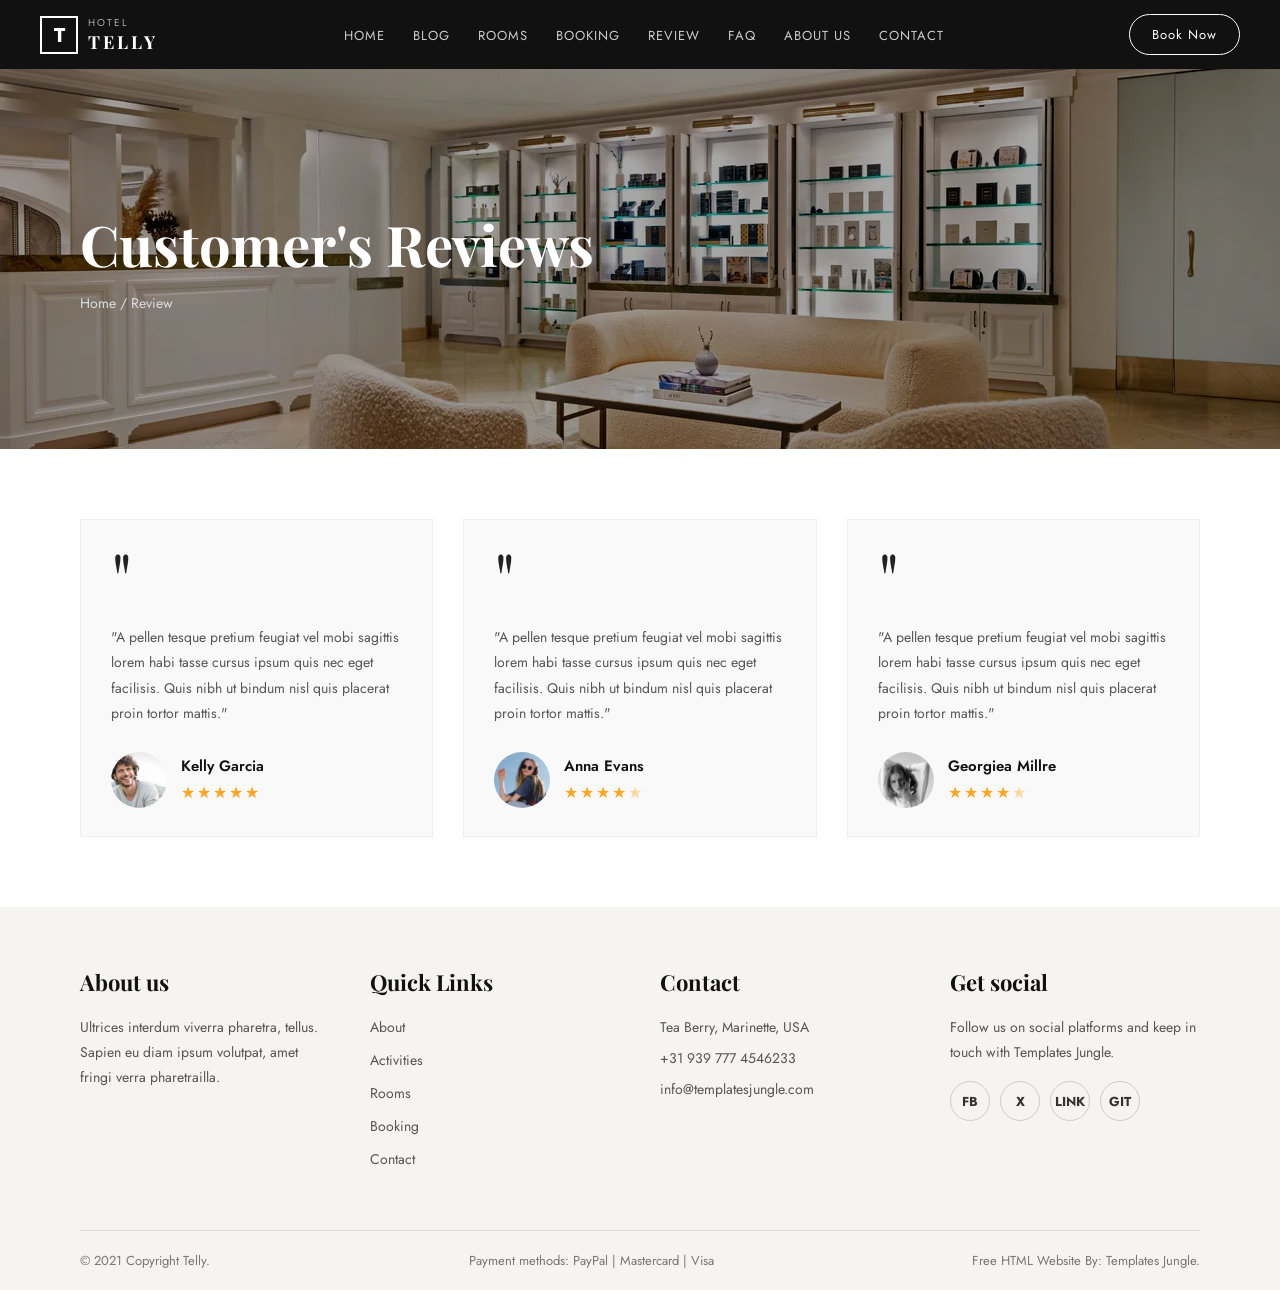
<file: Hotel Telly/review.html>
<!DOCTYPE html>
<html lang="en">
<head>
  <meta charset="UTF-8" />
  <meta name="viewport" content="width=device-width, initial-scale=1.0"/>
  <link rel="icon" href="assests/t.images.png" />
  <title>Reviews - Hotel Telly</title>
  <link rel="stylesheet" href="style.css" />
  <link rel="stylesheet" href="review.css" />
  <link href="https://fonts.googleapis.com/css2?family=Playfair+Display:wght@400;700&family=Jost:wght@300;400;500&display=swap" rel="stylesheet"/>
</head>
<body>

  
  <nav class="navbar">
    <div class="logo">
      <span class="logo-box">T</span>
      <div class="logo-text">
        <small>HOTEL</small>
        <strong>TELLY</strong>
      </div>
    </div>
     <ul class="nav-links">
      <li><a href="hotel.html">HOME</a></li>
      <li><a href="blog.html"> BLOG </a></li>
      <li><a href="room.html">ROOMS</a></li>
      <li><a href="booking.html">BOOKING</a></li>
      <li><a href="review.html"> REVIEW </a>  </li>
      <li><a href="faq.html">  FAQ  </a> </li>
      <li><a href="about.html">ABOUT US</a></li>
        <li><a href="contact.html">CONTACT</a></li>
    </ul>
    <a href="booking.html" class="btn-book">Book Now</a>
  </nav>

  <!-- REVIEW HERO -->
  <section class="review-hero">
    <!-- 📌 PUT YOUR REVIEW HERO IMAGE IN review.css under .review-hero -->
    <div class="review-hero-overlay"></div>
    <div class="review-hero-content">
      <h1>Customer's Reviews</h1>
      <p class="breadcrumb">
        <a href="hotel.html">Home</a> / Review
      </p>
    </div>
  </section>

  <!-- REVIEWS SECTION -->
  <section class="reviews-section">
    <div class="reviews-grid">

      <!-- REVIEW CARD 1 -->
      <div class="review-card">
        <div class="quote-mark">"</div>
        <p class="review-text">
          "A pellen tesque pretium feugiat vel mobi sagittis lorem habi tasse cursus ipsum quis
          nec eget facilisis. Quis nibh ut bindum nisl quis placerat proin tortor mattis."
        </p>
        <div class="reviewer">
          <!-- 1 PHOTO HERE -->
          <img src="assests/person1.webp" alt="Kelly Garcia" />
          <div class="reviewer-info">
            <h4>Kelly Garcia</h4>
            <div class="stars">★★★★★</div>
          </div>
        </div>
      </div>

      <!-- REVIEW CARD 2 -->
      <div class="review-card">
        <div class="quote-mark">"</div>
        <p class="review-text">
          "A pellen tesque pretium feugiat vel mobi sagittis lorem habi tasse cursus ipsum quis
          nec eget facilisis. Quis nibh ut bindum nisl quis placerat proin tortor mattis."
        </p>
        <div class="reviewer">
          <!-- 2 PHOTO HERE -->
          <img src="assests/person2.png" alt="Anna Evans" />
          <div class="reviewer-info">
            <h4>Anna Evans</h4>
            <div class="stars">★★★★<span class="star-half">★</span></div>
          </div>
        </div>
      </div>

      <!-- REVIEW CARD 3 -->
      <div class="review-card">
        <div class="quote-mark">"</div>
        <p class="review-text">
          "A pellen tesque pretium feugiat vel mobi sagittis lorem habi tasse cursus ipsum quis
          nec eget facilisis. Quis nibh ut bindum nisl quis placerat proin tortor mattis."
        </p>
        <div class="reviewer">
          <!-- 3 PHOTO HERE -->
          <img src="assests/person3.png" alt="Georgiea Millre" />
          <div class="reviewer-info">
            <h4>Georgiea Millre</h4>
            <div class="stars">★★★★<span class="star-half">★</span></div>
          </div>
        </div>
      </div>

      
  </section>


  <!-- FOOTER -->
  <footer class="footer">
    <div class="footer-grid">
      <div class="footer-col">
        <h3>About us</h3>
        <p>Ultrices interdum viverra pharetra, tellus. Sapien eu diam ipsum volutpat, amet fringi verra pharetrailla.</p>
      </div>
      <div class="footer-col">
        <h3>Quick Links</h3>
        <ul>
          <li><a href="about.html">About</a></li>
          <li><a href="services.html">Activities</a></li>
          <li><a href="room.html">Rooms</a></li>
          <li><a href="booking.html">Booking</a></li>
          <li><a href="#">Contact</a></li>
        </ul>
      </div>
      <div class="footer-col">
        <h3>Contact</h3>
        <p>Tea Berry, Marinette, USA</p>
        <p>+31 939 777 4546233</p>
        <p>info@templatesjungle.com</p>
      </div>
      <div class="footer-col">
        <h3>Get social</h3>
        <p>Follow us on social platforms and keep in touch with Templates Jungle.</p>
        <div class="social-icons">
        <a href="https://www.facebook.com/parviz.hakimi1"> FB </a> 
          <a href="https://x.com/parvizhakimi?s=11"> X </a>
          <a href="https://pk.linkedin.com/in/parviz-hakimi-487587390"> LINK </a> 
          <a href="https://github.com/parvizhakimi"> GIT </a>
        </div>
      </div>
    </div>
    <div class="footer-bottom">
      <p>© 2021 Copyright Telly.</p>
      <p>Payment methods: PayPal | Mastercard | Visa</p>
      <p>Free HTML Website By: Templates Jungle.</p>
    </div>
  </footer>

</body>
</html>
</file>
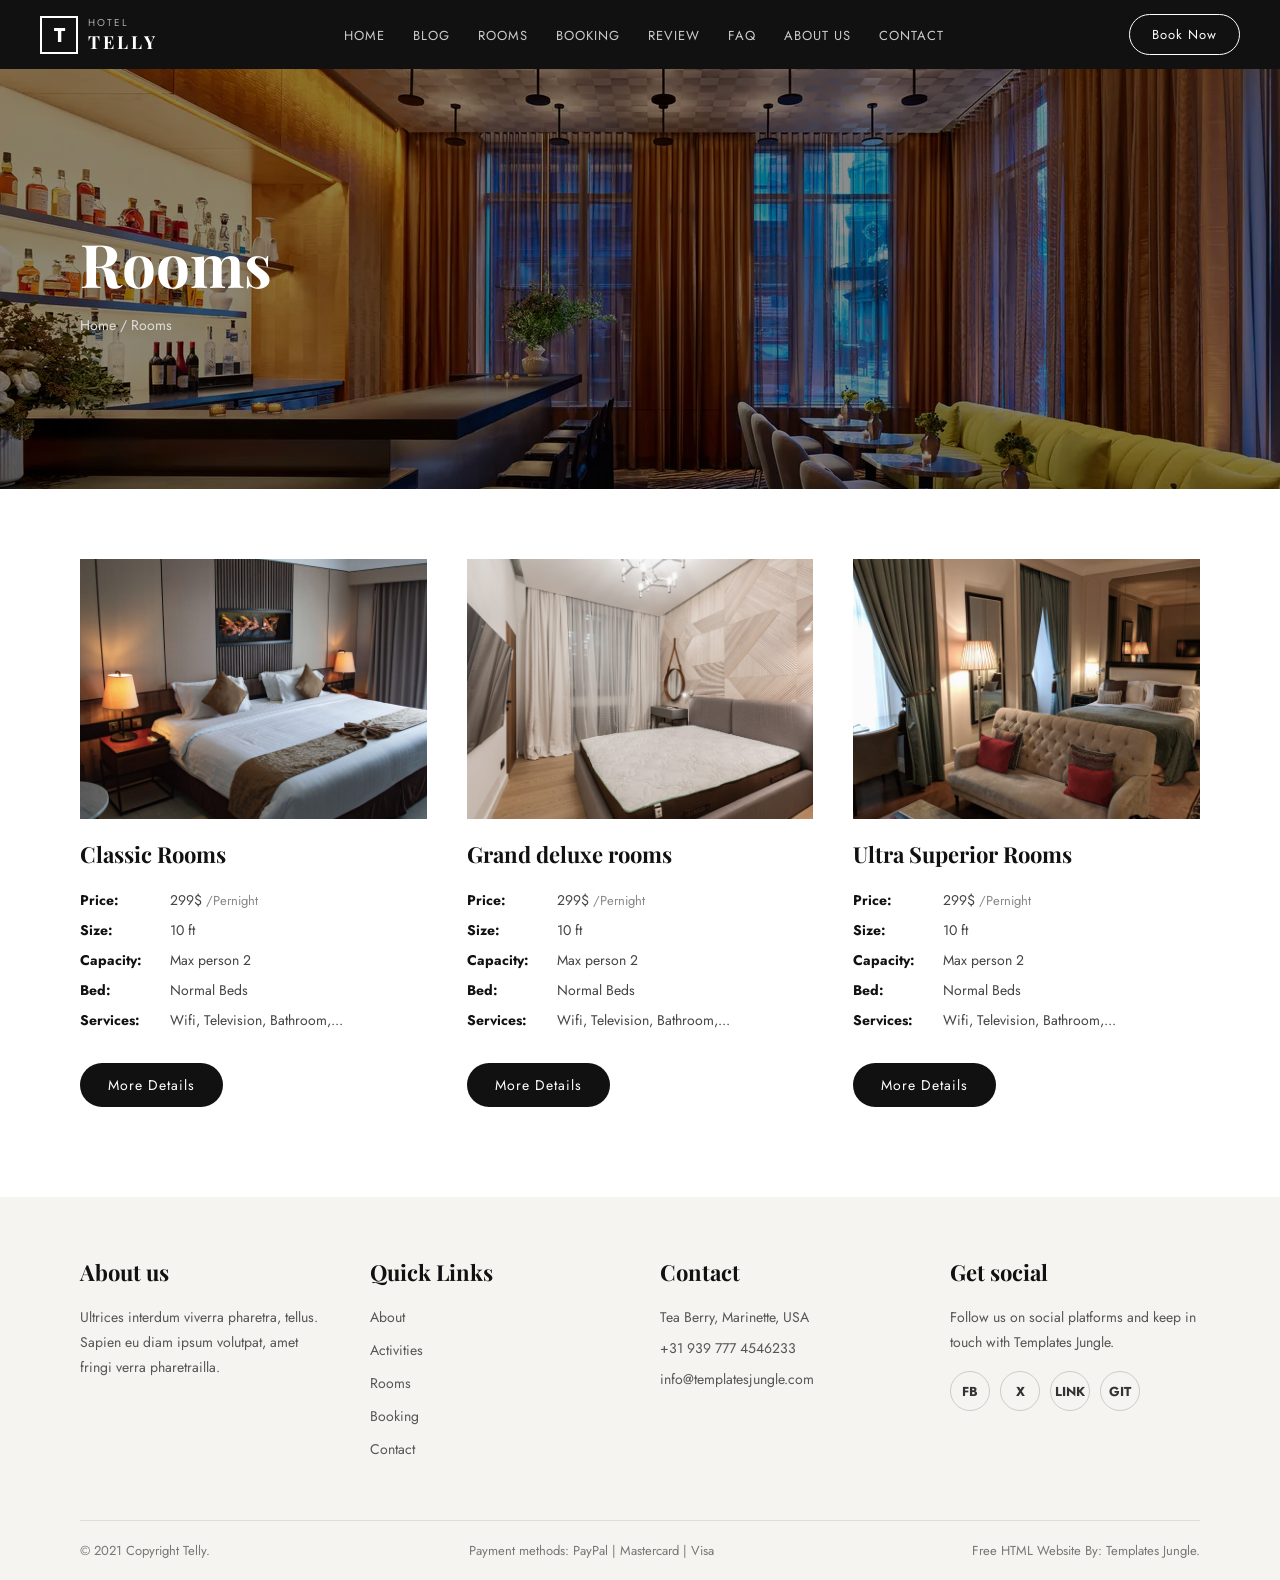
<file: Hotel Telly/room.html>
<!DOCTYPE html>
<html lang="en">
<head>
  <meta charset="UTF-8" />
  <meta name="viewport" content="width=device-width, initial-scale=1.0"/>
  <link rel="icon" href="assests/t.images.png" />
  <title>Rooms - Hotel Telly</title>
  <link rel="stylesheet" href="style.css" />
  <link rel="stylesheet" href="room.css" />
  <link href="https://fonts.googleapis.com/css2?family=Playfair+Display:wght@400;700&family=Jost:wght@300;400;500&display=swap" rel="stylesheet"/>
</head>
<body>

  <!-- NAVBAR -->
  <nav class="navbar">
    <div class="logo">
      <span class="logo-box">T</span>
      <div class="logo-text">
        <small>HOTEL</small>
        <strong>TELLY</strong>
      </div>
    </div>
    <ul class="nav-links">
      <li><a href="hotel.html">HOME</a></li>
      <li><a href="blog.html"> BLOG </a></li>
      <li><a href="room.html">ROOMS</a></li>
      <li><a href="booking.html">BOOKING</a></li>
      <li><a href="review.html"> REVIEW </a>  </li>
      <li><a href="faq.html">  FAQ  </a> </li>
      <li><a href="about.html">ABOUT US</a></li>
        <li><a href="contact.html">CONTACT</a></li>
    </ul>
    <a href="booking.html" class="btn-book">Book Now</a>
  </nav>

  <!-- ROOMS HERO -->
  <section class="room-hero">
    
    <div class="room-hero-overlay"></div>
    <div class="room-hero-content">
      <h1>Rooms</h1>
      <p class="breadcrumb">
        <a href="hotel.html">Home</a> / Rooms
      </p>
    </div>
  </section>

  <!-- ROOMS GRID SECTION -->
  <section class="rooms-page-section">
    <div class="rooms-page-grid">

      <!-- ROOM CARD 1 -->
      <div class="room-page-card">
        <!-- CLASSIC ROOM IMAGE HERE -->
        <img src="assests/room1.jpeg" alt="Classic Room" />
        <div class="room-page-info">
          <h2>Classic Rooms</h2>
          <table class="room-details">
            <tr>
              <td><strong>Price:</strong></td>
              <td>299$ <span>/Pernight</span></td>
            </tr>
            <tr>
              <td><strong>Size:</strong></td>
              <td>10 ft</td>
            </tr>
            <tr>
              <td><strong>Capacity:</strong></td>
              <td>Max person 2</td>
            </tr>
            <tr>
              <td><strong>Bed:</strong></td>
              <td>Normal Beds</td>
            </tr>
            <tr>
              <td><strong>Services:</strong></td>
              <td>Wifi, Television, Bathroom,...</td>
            </tr>
          </table>
          <a href="#" class="btn-more">More Details</a>
        </div>
      </div>

      <!-- ROOM CARD 2 -->
      <div class="room-page-card">
        <!-- GRAND DELUXE ROOM IMAGE HERE -->
        <img src="assests/room2.jpeg" alt="Grand Deluxe Room" />
        <div class="room-page-info">
          <h2>Grand deluxe rooms</h2>
          <table class="room-details">
            <tr>
              <td><strong>Price:</strong></td>
              <td>299$ <span>/Pernight</span></td>
            </tr>
            <tr>
              <td><strong>Size:</strong></td>
              <td>10 ft</td>
            </tr>
            <tr>
              <td><strong>Capacity:</strong></td>
              <td>Max person 2</td>
            </tr>
            <tr>
              <td><strong>Bed:</strong></td>
              <td>Normal Beds</td>
            </tr>
            <tr>
              <td><strong>Services:</strong></td>
              <td>Wifi, Television, Bathroom,...</td>
            </tr>
          </table>
          <a href="#" class="btn-more">More Details</a>
        </div>
      </div>

      <!-- ROOM CARD 3 -->
      <div class="room-page-card">
        <!-- ULTRA SUPERIOR ROOM IMAGE HERE -->
        <img src="assests/room3.jpeg" alt="Ultra Superior Room" />
        <div class="room-page-info">
          <h2>Ultra Superior Rooms</h2>
          <table class="room-details">
            <tr>
              <td><strong>Price:</strong></td>
              <td>299$ <span>/Pernight</span></td>
            </tr>
            <tr>
              <td><strong>Size:</strong></td>
              <td>10 ft</td>
            </tr>
            <tr>
              <td><strong>Capacity:</strong></td>
              <td>Max person 2</td>
            </tr>
            <tr>
              <td><strong>Bed:</strong></td>
              <td>Normal Beds</td>
            </tr>
            <tr>
              <td><strong>Services:</strong></td>
              <td>Wifi, Television, Bathroom,...</td>
            </tr>
          </table>
          <a href="#" class="btn-more">More Details</a>
        </div>
      </div>

    </div>
  </section>


  <!-- FOOTER -->
  <footer class="footer">
    <div class="footer-grid">
      <div class="footer-col">
        <h3>About us</h3>
        <p>Ultrices interdum viverra pharetra, tellus. Sapien eu diam ipsum volutpat, amet fringi verra pharetrailla.</p>
      </div>
      <div class="footer-col">
        <h3>Quick Links</h3>
        <ul>
          <li><a href="about.html">About</a></li>
          <li><a href="services.html">Activities</a></li>
          <li><a href="room.html">Rooms</a></li>
          <li><a href="booking.html">Booking</a></li>
          <li><a href="#">Contact</a></li>
        </ul>
      </div>
      <div class="footer-col">
        <h3>Contact</h3>
        <p>Tea Berry, Marinette, USA</p>
        <p>+31 939 777 4546233</p>
        <p>info@templatesjungle.com</p>
      </div>
      <div class="footer-col">
        <h3>Get social</h3>
        <p>Follow us on social platforms and keep in touch with Templates Jungle.</p>
        <div class="social-icons">
         <a href="https://www.facebook.com/parviz.hakimi1"> FB </a> 
          <a href="https://x.com/parvizhakimi?s=11"> X </a>
          <a href="https://pk.linkedin.com/in/parviz-hakimi-487587390"> LINK </a> 
          <a href="https://github.com/parvizhakimi"> GIT </a>
        </div>
      </div>
    </div>
    <div class="footer-bottom">
      <p>© 2021 Copyright Telly.</p>
      <p>Payment methods: PayPal | Mastercard | Visa</p>
      <p>Free HTML Website By: Templates Jungle.</p>
    </div>
  </footer>

</body>
</html>
</file>
<file: Hotel Telly/style.css>
* {
  margin: 0;
  padding: 0;
  box-sizing: border-box;
}

body {
  font-family: 'Jost', sans-serif;
  color: #222;
  background: #fff;
}

/* NAVBAR */
.navbar {
  display: flex;
  align-items: center;
  justify-content: space-between;
  background: #111;
  padding: 14px 40px;
  position: sticky;
  top: 0;
  z-index: 100;
}

.logo {
  display: flex;
  align-items: center;
  gap: 10px;
}

.logo-box {
  display: inline-block;
  border: 2px solid #fff;
  color: #fff;
  font-size: 20px;
  font-weight: bold;
  width: 38px;
  height: 38px;
  text-align: center;
  line-height: 36px;
}

.logo-text small {
  display: block;
  color: #aaa;
  font-size: 10px;
  letter-spacing: 2px;
}

.logo-text strong {
  display: block;
  color: #fff;
  font-size: 18px;
  letter-spacing: 3px;
  font-family: 'Playfair Display', serif;
}

.nav-links {
  list-style: none;
  display: flex;
  gap: 28px;
}

.nav-links a {
  color: #ccc;
  text-decoration: none;
  font-size: 13px;
  letter-spacing: 1px;
  transition: color 0.2s;
}


.btn-book {
  background: transparent;
  border: 1px solid #fff;
  color: #fff;
  padding: 10px 22px;
  border-radius: 30px;
  text-decoration: none;
  font-size: 13px;
  letter-spacing: 1px;
  transition: background 0.2s, color 0.2s;
}

.btn-book:hover {
  background: #fff;
  color: #111;
}

/* HERO */
.hero {
  position: relative;
  height: 90vh;
  min-height: 500px;
  background-image: url('assests/background.jpg');
  background-size: cover;
  background-position: center;
  display: flex;
  align-items: center;
}

.hero-overlay {
  position: absolute;
  inset: 0;
  background: rgba(0, 0, 0, 0.45);
}

.hero-content {
  position: relative;
  z-index: 1;
  padding: 0 80px;
  max-width: 700px;
  color: #fff;
}

.hero-tag {
  font-size: 12px;
  letter-spacing: 2px;
  margin-bottom: 16px;
  color: #ddd;
}

.hero-content h1 {
  font-family: 'Playfair Display', serif;
  font-size: 54px;
  line-height: 1.2;
  margin-bottom: 20px;
}

.hero-desc {
  font-size: 15px;
  line-height: 1.8;
  color: #ddd;
  margin-bottom: 32px;
  max-width: 560px;
}

/* BUTTONS */
.btn-outline {
  display: inline-block;
  padding: 12px 28px;
  border: 1.5px solid #fff;
  color: #fff;
  border-radius: 30px;
  text-decoration: none;
  font-size: 14px;
  letter-spacing: 1px;
  transition: background 0.2s, color 0.2s;
}

.btn-outline:hover {
  background: #fff;
  color: #111;
}

.btn-outline.dark {
  border-color: #222;
  color: #222;
}

.btn-outline.dark:hover {
  background: #222;
  color: #fff;
}

/* WELCOME */
.welcome {
  text-align: center;
  padding: 90px 40px;
  background: #faf9f7;
}

.welcome h2 {
  font-family: 'Playfair Display', serif;
  font-size: 38px;
  margin-bottom: 20px;
  color: #111;
}

.welcome p {
  max-width: 680px;
  margin: 0 auto 32px;
  color: #555;
  line-height: 1.8;
  font-size: 15px;
}

/* ACTIVITIES */
.activities {
  display: flex;
  align-items: stretch;
  min-height: 460px;
  width: 100%;
}

.activities-image {
  width: 50%;
  overflow: hidden;
}

.activities-image img {
  width: 100%;
  height: 100%;
  object-fit: cover;
  display: block;
}

.activities-content {
  width: 50%;
  background: #f5f4f1;
  padding: 60px 70px;
}

.activities-content h2 {
  font-family: 'Playfair Display', serif;
  font-size: 34px;
  margin-bottom: 18px;
  color: #111;
}

.activities-content p {
  font-size: 14px;
  color: #555;
  line-height: 1.8;
  margin-bottom: 28px;
}

.activities-grid {
  display: grid;
  grid-template-columns: repeat(3, 1fr);
  gap: 16px 10px;
  margin-bottom: 32px;
}

.activity-item {
  font-size: 14px;
  color: #333;
  display: flex;
  align-items: center;
  gap: 8px;
}

/* ROOMS */
.rooms {
  padding: 70px 50px;
  background: #fff;
}

.rooms h2 {
  font-family: 'Playfair Display', serif;
  font-size: 34px;
  margin-bottom: 32px;
  color: #111;
}

.rooms-grid {
  display: grid;
  grid-template-columns: repeat(3, 1fr);
  gap: 24px;
}

.room-card {
  cursor: pointer;
}

.room-card img {
  width: 100%;
  height: 260px;
  object-fit: cover;
  display: block;
  border-radius: 2px;
  transition: transform 0.3s;
}

.room-card img:hover {
  transform: scale(1.02);
}

.room-card p {
  margin-top: 12px;
  font-family: 'Playfair Display', serif;
  font-size: 17px;
  color: #222;
}

/* CONTACT */
.contact {
  display: flex;
  width: 100%;
  min-height: 500px;
  overflow: hidden;
}

.contact-form {
  width: 50%;
  background: #faf9f7;
  padding: 60px 70px;
  box-sizing: border-box;
}

.contact-form h2 {
  font-family: 'Playfair Display', serif;
  font-size: 34px;
  margin-bottom: 14px;
  color: #111;
}

.contact-form p {
  font-size: 14px;
  color: #555;
  line-height: 1.7;
  margin-bottom: 8px;
}

.contact-form textarea,
.contact-form input {
  display: block;
  width: 100%;
  border: none;
  border-bottom: 1px solid #bbb;
  background: transparent;
  padding: 14px 0;
  font-size: 14px;
  color: #555;
  font-family: 'Jost', sans-serif;
  outline: none;
  margin-top: 16px;
  resize: none;
}

.contact-form textarea {
  height: 70px;
}

.btn-submit {
  margin-top: 28px;
  background: #111;
  color: #fff;
  border: none;
  padding: 14px 36px;
  border-radius: 30px;
  font-size: 14px;
  cursor: pointer;
  font-family: 'Jost', sans-serif;
  letter-spacing: 1px;
  transition: background 0.2s;
}

.btn-submit:hover {
  background: #333;
}

.contact-image {
  width: 50%;
  overflow: hidden;
}

.contact-image img {
  width: 100%;
  height: 100%;
  object-fit: cover;
  display: block;
}


/* FOOTER */
.footer {
  background: #f5f4f1;
  padding: 60px 80px 0;
  width: 100%;
}

.footer-grid {
  display: grid;
  grid-template-columns: repeat(4, 1fr);
  gap: 40px;
  padding-bottom: 50px;
}

.footer-col h3 {
  font-family: 'Playfair Display', serif;
  font-size: 22px;
  margin-bottom: 18px;
  color: #111;
}

.footer-col p {
  font-size: 14px;
  color: #555;
  line-height: 1.8;
  margin-bottom: 6px;
}

.footer-col ul {
  list-style: none;
}

.footer-col ul li {
  margin-bottom: 10px;
}

.footer-col ul li a {
  text-decoration: none;
  color: #555;
  font-size: 14px;
  transition: color 0.2s;
}

.footer-col ul li a:hover {
  color: #111;
}

.social-icons {
  display: flex;
  gap: 10px;
  margin-top: 16px;
}

.social-icons a {
  display: inline-flex;
  align-items: center;
  justify-content: center;
  width: 40px;
  height: 40px;
  border: 1px solid #ccc;
  border-radius: 50%;
  color: #333;
  text-decoration: none;
  font-size: 13px;
  font-weight: bold;
  transition: background 0.2s, color 0.2s;
}

.social-icons a:hover {
  background: #111;
  color: #fff;
  border-color: #111;
}

.footer-bottom {
  border-top: 1px solid #ddd;
  display: flex;
  justify-content: space-between;
  align-items: center;
  padding: 20px 0;
  font-size: 13px;
  color: #777;
}
</file>
<file: Hotel Telly/about.css>
.about-hero {
  position: relative;
  height: 400px;

  background-image: url('assests/about.webp');
  background-size: cover;
  background-position: center;
  display: flex;
  align-items: center;
}

.about-hero-overlay {
  position: absolute;
  inset: 0;
  background: rgba(0, 0, 0, 0.40);
}

.about-hero-content {
  position: relative;
  z-index: 1;
  padding: 0 80px;
  color: #fff;
}

.about-hero-content h1 {
  font-family: 'Playfair Display', serif;
  font-size: 60px;
  margin-bottom: 12px;
}

.breadcrumb {
  font-size: 14px;
  color: #ddd;
}

.breadcrumb a {
  color: #ddd;
  text-decoration: none;
}

.breadcrumb a:hover {
  color: #fff;
}

/* WHO ARE WE SECTION */
.who-section {
  display: flex;
  align-items: center;
  padding: 90px 120px;
  gap: 80px;
  background: #fff;
}

/* LEFT IMAGE */
.who-image {
  flex-shrink: 0;
  width: 480px;
}

/* About page main image */
.who-image img {
  width: 100%;
  height: 500px;
  object-fit: cover;
  display: block;
}

/* RIGHT TEXT */
.who-content {
  flex: 1;
}

.who-content h2 {
  font-family: 'Playfair Display', serif;
  font-size: 36px;
  letter-spacing: 4px;
  color: #111;
  margin-bottom: 24px;
}

.who-content p {
  font-size: 15px;
  color: #555;
  line-height: 1.9;
  max-width: 480px;
}
</file>
<file: Hotel Telly/blog.css>
.blog-hero {
  position: relative;
  height: 420px;

  background-image: url('assests/blog1.jpg');
  background-size: cover;
  background-position: center;
  display: flex;
  align-items: center;
}

.blog-hero-overlay {
  position: absolute;
  inset: 0;
  background: rgba(0, 0, 0, 0.40);
}

.blog-hero-content {
  position: relative;
  z-index: 1;
  padding: 0 80px;
  color: #fff;
}

.blog-hero-content h1 {
  font-family: 'Playfair Display', serif;
  font-size: 52px;
  margin-bottom: 12px;
}

.breadcrumb {
  font-size: 14px;
  color: #ddd;
}

.breadcrumb a {
  color: #ddd;
  text-decoration: none;
}

.breadcrumb a:hover {
  color: #fff;
}

/* BLOG SECTION */
.blog-section {
  padding: 70px 80px;
  background: #fff;
}

.blog-grid {
  display: grid;
  grid-template-columns: repeat(3, 1fr);
  gap: 40px 30px;
}

/* BLOG CARD */
.blog-card {
  cursor: pointer;
}


.blog-card img {
  width: 100%;
  height: 220px;
  object-fit: cover;
  display: block;
  transition: transform 0.3s;
}

.blog-card img:hover {
  transform: scale(1.02);
}

.blog-card-info {
  display: flex;
  align-items: flex-start;
  gap: 16px;
  margin-top: 18px;
}

.blog-date {
  display: flex;
  flex-direction: column;
  align-items: center;
  min-width: 50px;
}

.blog-date .day {
  font-family: 'Playfair Display', serif;
  font-size: 36px;
  color: #111;
  line-height: 1;
}

.blog-date .month {
  font-size: 12px;
  color: #888;
  letter-spacing: 1px;
  margin-top: 4px;
}

.blog-text h3 {
  font-family: 'Playfair Display', serif;
  font-size: 17px;
  color: #111;
  margin-bottom: 10px;
  line-height: 1.4;
}

.blog-text p {
  font-size: 13px;
  color: #666;
  line-height: 1.7;
}
</file>
<file: Hotel Telly/booking.css>
/* HERO */
.booking-hero {
  position: relative;
  height: 400px;
 
  background-image: url('assests/booking.jpg');
  background-size: cover;
  background-position: center;
  display: flex;
  align-items: center;
}

.booking-hero-overlay {
  position: absolute;
  inset: 0;
  background: rgba(0, 0, 0, 0.40);
}

.booking-hero-content {
  position: relative;
  z-index: 1;
  padding: 0 80px;
  color: #fff;
}

.booking-hero-content h1 {
  font-family: 'Playfair Display', serif;
  font-size: 60px;
  margin-bottom: 12px;
}

.breadcrumb {
  font-size: 14px;
  color: #ddd;
}

.breadcrumb a {
  color: #ddd;
  text-decoration: none;
}

.breadcrumb a:hover {
  color: #fff;
}

/* CHOOSE DATES */
.choose-dates {
  padding: 60px 80px 40px;
  background: #fff;
}

.choose-dates h2 {
  font-family: 'Playfair Display', serif;
  font-size: 32px;
  color: #111;
  margin-bottom: 30px;
}

.dates-bar {
  display: flex;
  align-items: center;
  gap: 40px;
  flex-wrap: wrap;
}

.date-item {
  display: flex;
  flex-direction: column;
  gap: 6px;
}

.date-item label {
  font-size: 11px;
  letter-spacing: 2px;
  color: #888;
}

.date-display {
  display: flex;
  align-items: baseline;
  gap: 4px;
}

.date-num {
  font-family: 'Playfair Display', serif;
  font-size: 48px;
  color: #111;
  line-height: 1;
}

.date-month {
  font-size: 14px;
  color: #555;
}

.date-display select {
  border: none;
  background: transparent;
  font-size: 13px;
  color: #555;
  cursor: pointer;
  outline: none;
  margin-left: 2px;
}

.date-divider {
  font-size: 20px;
  color: #ccc;
  margin-top: 20px;
}

.btn-check {
  background: #111;
  color: #fff;
  border: none;
  padding: 16px 32px;
  border-radius: 30px;
  font-size: 14px;
  font-family: 'Jost', sans-serif;
  cursor: pointer;
  letter-spacing: 1px;
  margin-top: 16px;
  transition: background 0.2s;
}

.btn-check:hover {
  background: #333;
}

/* CHOOSE ROOMS */
.choose-rooms {
  padding: 20px 80px 50px;
  background: #fff;
}

.choose-rooms h2 {
  font-family: 'Playfair Display', serif;
  font-size: 32px;
  color: #111;
  margin-bottom: 24px;
}

.choose-rooms-grid {
  display: grid;
  grid-template-columns: repeat(3, 1fr);
  gap: 24px;
}

.choose-room-card img {
  width: 100%;
  height: 240px;
  object-fit: cover;
  display: block;
  transition: transform 0.3s;
}

.choose-room-card img:hover {
  transform: scale(1.02);
}

.choose-room-card p {
  margin-top: 12px;
  font-family: 'Playfair Display', serif;
  font-size: 16px;
  color: #222;
}


.reservation-section {
  padding: 50px 80px 70px;
  background: #fff;
}

.reservation-section h2 {
  font-family: 'Playfair Display', serif;
  font-size: 36px;
  color: #111;
  margin-bottom: 40px;
}

.reservation-layout {
  display: grid;
  grid-template-columns: 1fr 1fr;
  gap: 80px;
  align-items: start;
}

/* FORM */
.reservation-form h3 {
  font-family: 'Playfair Display', serif;
  font-size: 22px;
  color: #111;
  margin-bottom: 24px;
}

.form-group {
  display: flex;
  flex-direction: column;
  margin-bottom: 20px;
}

.form-group label {
  font-size: 13px;
  color: #666;
  margin-bottom: 6px;
}

.form-group input,
.form-group select,
.form-group textarea {
  width: 100%;
  padding: 12px 14px;
  border: 1px solid #ddd;
  font-size: 14px;
  font-family: 'Jost', sans-serif;
  color: #444;
  outline: none;
  background: #fff;
  transition: border 0.2s;
}

.form-group input:focus,
.form-group select:focus,
.form-group textarea:focus {
  border-color: #aaa;
}

.form-group textarea {
  height: 130px;
  resize: vertical;
}

/* BILL */
.reservation-bill h3 {
  font-family: 'Playfair Display', serif;
  font-size: 22px;
  color: #111;
  margin-bottom: 20px;
}

.bill-table {
  width: 100%;
  border-collapse: collapse;
  margin-bottom: 30px;
}

.bill-table tr td {
  padding: 12px 0;
  font-size: 14px;
  color: #444;
  border-bottom: 1px solid #eee;
}

.bill-table tr td:last-child {
  text-align: right;
}

.bill-total td {
  font-weight: bold;
  color: #111;
  font-size: 15px;
}

/* PAYMENT */
.payment-title {
  font-family: 'Playfair Display', serif;
  font-size: 20px;
  color: #111;
  margin-bottom: 16px;
}

.payment-options {
  display: flex;
  flex-direction: column;
  gap: 16px;
  margin-bottom: 28px;
}

.payment-option {
  display: flex;
  align-items: flex-start;
  gap: 12px;
  cursor: pointer;
}

.payment-option input[type="radio"] {
  margin-top: 4px;
  accent-color: #111;
  width: 16px;
  height: 16px;
  flex-shrink: 0;
}

.payment-option strong {
  font-size: 13px;
  color: #111;
  display: block;
  margin-bottom: 4px;
  letter-spacing: 0.5px;
}

.payment-option p {
  font-size: 12px;
  color: #777;
  line-height: 1.6;
}

.btn-reserve {
  width: 100%;
  background: #111;
  color: #fff;
  border: none;
  padding: 16px;
  font-size: 15px;
  font-family: 'Jost', sans-serif;
  letter-spacing: 1px;
  border-radius: 30px;
  cursor: pointer;
  transition: background 0.2s;
}

.btn-reserve:hover {
  background: #333;
}
</file>
<file: Hotel Telly/contact.css>
/* HERO */
.contact-hero {
  position: relative;
  height: 320px;
  
  background-image: url('assests/contact.jpg');
  background-size: cover;
  background-position: center;
  display: flex;
  align-items: center;
}

.contact-hero-overlay {
  position: absolute;
  inset: 0;
  background: rgba(0, 0, 0, 0.40);
}

.contact-hero-content {
  position: relative;
  z-index: 1;
  padding: 0 80px;
  color: #fff;
}

.contact-hero-content h1 {
  font-family: 'Playfair Display', serif;
  font-size: 60px;
  margin-bottom: 12px;
}

.breadcrumb {
  font-size: 14px;
  color: #ddd;
}

.breadcrumb a {
  color: #ddd;
  text-decoration: none;
}

.breadcrumb a:hover {
  color: #fff;
}

/* CONTACT MAIN LAYOUT */
.contact-main {
  display: grid;
  grid-template-columns: 1fr 1fr;
  gap: 80px;
  padding: 80px 120px;
  background: #fff;
  align-items: start;
}

/* LEFT: INFO */
.contact-info h2 {
  font-family: 'Playfair Display', serif;
  font-size: 36px;
  color: #111;
  margin-bottom: 10px;
}

.contact-intro {
  font-size: 14px;
  color: #666;
  line-height: 1.7;
  margin-bottom: 36px;
}

.contact-block {
  margin-bottom: 30px;
}

.contact-block h4 {
  font-size: 13px;
  font-weight: 700;
  letter-spacing: 2px;
  color: #111;
  margin-bottom: 10px;
}

.contact-block p {
  font-size: 14px;
  color: #555;
  line-height: 1.8;
  margin-bottom: 2px;
}

/* Social icons in contact info */
.contact-socials {
  display: flex;
  gap: 14px;
  margin-top: 10px;
}

.contact-socials a {
  font-size: 14px;
  color: #333;
  text-decoration: none;
  transition: color 0.2s;
}

.contact-socials a:hover {
  color: #111;
}

/* RIGHT- FORM */
.contact-form-box h2 {
  font-family: 'Playfair Display', serif;
  font-size: 36px;
  color: #111;
  margin-bottom: 10px;
}

.contact-form-inner {
  display: flex;
  flex-direction: column;
  gap: 14px;
  margin-top: 24px;
}

.form-row {
  display: grid;
  grid-template-columns: 1fr 1fr;
  gap: 14px;
}

.contact-form-inner input,
.contact-form-inner textarea {
  width: 100%;
  padding: 14px 16px;
  border: 1px solid #ddd;
  font-size: 14px;
  font-family: 'Jost', sans-serif;
  color: #444;
  outline: none;
  background: #fff;
  transition: border 0.2s;
}

.contact-form-inner input:focus,
.contact-form-inner textarea:focus {
  border-color: #999;
}

.contact-form-inner textarea {
  height: 150px;
  resize: vertical;
}

.btn-contact-submit {
  width: 100%;
  background: #111;
  color: #fff;
  border: none;
  padding: 16px;
  font-size: 15px;
  font-family: 'Jost', sans-serif;
  letter-spacing: 1px;
  border-radius: 30px;
  cursor: pointer;
  transition: background 0.2s;
}

.btn-contact-submit:hover {
  background: #333;
}
</file>
<file: Hotel Telly/faq.css>
/* HERO */
.faq-hero {
  position: relative;
  height: 400px;
  
  background-image: url('assests/faq.jpg');
  background-size: cover;
  background-position: center;
  display: flex;
  align-items: center;
}

.faq-hero-overlay {
  position: absolute;
  inset: 0;
  background: rgba(0, 0, 0, 0.45);
}

.faq-hero-content {
  position: relative;
  z-index: 1;
  padding: 0 80px;
  color: #fff;
}

.faq-hero-content h1 {
  font-family: 'Playfair Display', serif;
  font-size: 60px;
  margin-bottom: 12px;
}

.breadcrumb {
  font-size: 14px;
  color: #ddd;
}

.breadcrumb a {
  color: #ddd;
  text-decoration: none;
}

.breadcrumb a:hover {
  color: #fff;
}

/* FAQ MAIN LAYOUT */
.faq-section {
  display: grid;
  grid-template-columns: 1fr 0.6fr;
  gap: 80px;
  padding: 70px 80px;
  background: #fff;
  align-items: start;
}

/* LEFT SIDE */
.faq-left h2 {
  font-family: 'Playfair Display', serif;
  font-size: 36px;
  color: #111;
  margin-bottom: 16px;
}

.faq-intro {
  font-size: 14px;
  color: #666;
  line-height: 1.8;
  margin-bottom: 32px;
}

/* FAQ ITEMS */
.faq-list {
  display: flex;
  flex-direction: column;
}

.faq-item {
  border: 1px solid #e0e0e0;
  margin-bottom: -1px;
}

.faq-question {
  display: flex;
  justify-content: space-between;
  align-items: center;
  padding: 18px 20px;
  cursor: pointer;
  font-size: 15px;
  color: #111;
  font-family: 'Jost', sans-serif;
  background: #fff;
  transition: background 0.2s;
}

.faq-question:hover {
  background: #fafafa;
}

.faq-arrow {
  font-size: 12px;
  color: #555;
  flex-shrink: 0;
}

.faq-answer {
  padding: 0 20px 18px;
  background: #fff;
}

.faq-answer p {
  font-size: 13px;
  color: #666;
  line-height: 1.8;
}

/* RIGHT SIDE */
.faq-right h2 {
  font-family: 'Playfair Display', serif;
  font-size: 26px;
  color: #111;
  margin-bottom: 10px;
}

.faq-right p {
  font-size: 13px;
  color: #666;
  line-height: 1.7;
  margin-bottom: 24px;
}

.ask-form {
  display: flex;
  flex-direction: column;
  gap: 12px;
}

.ask-row {
  display: grid;
  grid-template-columns: 1fr 1fr;
  gap: 12px;
}

.ask-form input,
.ask-form textarea {
  width: 100%;
  padding: 12px 14px;
  border: 1px solid #ddd;
  font-size: 13px;
  font-family: 'Jost', sans-serif;
  color: #444;
  outline: none;
  background: #fff;
  transition: border 0.2s;
}

.ask-form input:focus,
.ask-form textarea:focus {
  border-color: #aaa;
}

.ask-form textarea {
  height: 120px;
  resize: vertical;
}

.btn-submit-faq {
  width: 100%;
  background: #111;
  color: #fff;
  border: none;
  padding: 14px;
  font-size: 14px;
  font-family: 'Jost', sans-serif;
  letter-spacing: 1px;
  cursor: pointer;
  border-radius: 4px;
  transition: background 0.2s;
}

.btn-submit-faq:hover {
  background: #333;
}
</file>
<file: Hotel Telly/review.css>
/* HERO */
.review-hero {
  position: relative;
  height: 380px;
  
  background-image: url('assests/review.webp');
  background-size: cover;
  background-position: center;
  display: flex;
  align-items: center;
}

.review-hero-overlay {
  position: absolute;
  inset: 0;
  background: rgba(0, 0, 0, 0.35);
}

.review-hero-content {
  position: relative;
  z-index: 1;
  padding: 0 80px;
  color: #fff;
}

.review-hero-content h1 {
  font-family: 'Playfair Display', serif;
  font-size: 56px;
  margin-bottom: 12px;
}

.breadcrumb {
  font-size: 14px;
  color: #ddd;
}

.breadcrumb a {
  color: #ddd;
  text-decoration: none;
}

.breadcrumb a:hover {
  color: #fff;
}

/* REVIEWS SECTION */
.reviews-section {
  padding: 70px 80px;
  background: #fff;
}

.reviews-grid {
  display: grid;
  grid-template-columns: repeat(3, 1fr);
  gap: 30px;
}

/* REVIEW CARD */
.review-card {
  background: #f9f9f9;
  border: 1px solid #eee;
  padding: 36px 30px 28px;
  display: flex;
  flex-direction: column;
  gap: 16px;
}

/* Big quote mark */
.quote-mark {
  font-family: 'Playfair Display', serif;
  font-size: 72px;
  color: #222;
  line-height: 0.6;
  margin-bottom: 10px;
}

.review-text {
  font-size: 14px;
  color: #555;
  line-height: 1.8;
  flex-grow: 1;
}

/* Reviewer row */
.reviewer {
  display: flex;
  align-items: center;
  gap: 14px;
  margin-top: 10px;
}

/* Reviewer profile photos */
.reviewer img {
  width: 56px;
  height: 56px;
  border-radius: 50%;
  object-fit: cover;
}

.reviewer-info h4 {
  font-size: 15px;
  font-weight: 600;
  color: #111;
  margin-bottom: 4px;
}

.stars {
  color: #f5a623;
  font-size: 16px;
  letter-spacing: 2px;
}

.star-half {
  opacity: 0.4;
}
</file>
<file: Hotel Telly/room.css>
.room-hero {
  position: relative;
  height: 420px;
  /*  ROOMS HERO IMAGE */
  background-image: url('assests/backgroungroom.webp');
  background-size: cover;
  background-position: center;
  display: flex;
  align-items: center;
}

.room-hero-overlay {
  position: absolute;
  inset: 0;
  background: rgba(0, 0, 0, 0.45);
}

.room-hero-content {
  position: relative;
  z-index: 1;
  padding: 0 80px;
  color: #fff;
}

.room-hero-content h1 {
  font-family: 'Playfair Display', serif;
  font-size: 60px;
  margin-bottom: 12px;
}

.breadcrumb {
  font-size: 14px;
  color: #ddd;
}

.breadcrumb a {
  color: #ddd;
  text-decoration: none;
}

.breadcrumb a:hover {
  color: #fff;
}

/* ROOMS GRID */
.rooms-page-section {
  padding: 70px 80px;
  background: #fff;
}

.rooms-page-grid {
  display: grid;
  grid-template-columns: repeat(3, 1fr);
  gap: 40px;
}

/* ROOM CARD */
.room-page-card {
  display: flex;
  flex-direction: column;
}

/* Room images */
.room-page-card img {
  width: 100%;
  height: 260px;
  object-fit: cover;
  display: block;
  transition: transform 0.3s;
}

.room-page-card img:hover {
  transform: scale(1.02);
}

.room-page-info {
  padding: 20px 0;
}

.room-page-info h2 {
  font-family: 'Playfair Display', serif;
  font-size: 22px;
  color: #111;
  margin-bottom: 16px;
}

/* Room details table */
.room-details {
  width: 100%;
  border-collapse: collapse;
  margin-bottom: 20px;
}

.room-details tr td {
  padding: 5px 0;
  font-size: 14px;
  color: #444;
  vertical-align: top;
}

.room-details tr td:first-child {
  font-weight: bold;
  color: #111;
  width: 90px;
}

.room-details tr td span {
  color: #888;
  font-size: 13px;
}

/* More Details Button */
.btn-more {
  display: inline-block;
  background: #111;
  color: #fff;
  padding: 12px 28px;
  border-radius: 30px;
  text-decoration: none;
  font-size: 14px;
  font-family: 'Jost', sans-serif;
  letter-spacing: 1px;
  transition: background 0.2s;
  margin-top: 8px;
}

.btn-more:hover {
  background: #333;
}
</file>
